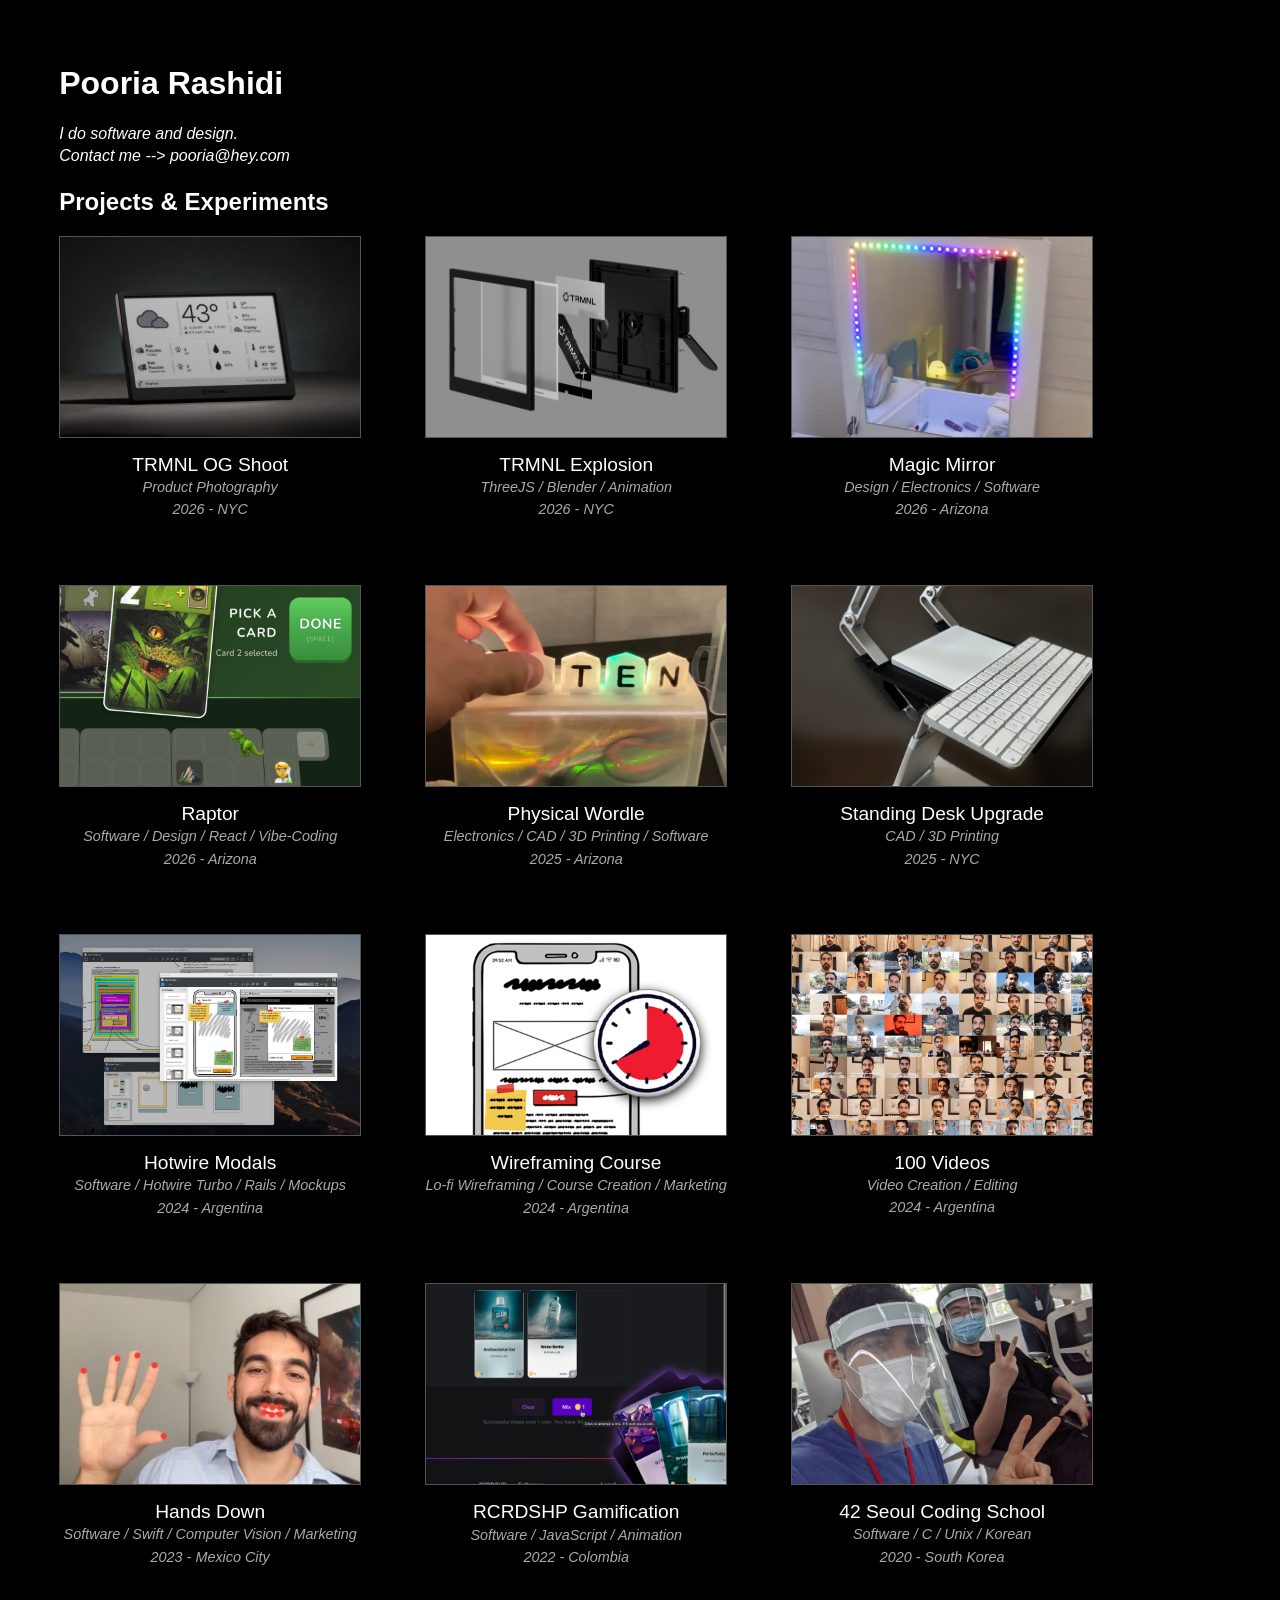
<file: index.html>
<!DOCTYPE html>
<html lang="en">

<head>
  <meta charset="UTF-8">
  <meta name="viewport" content="width=device-width, initial-scale=1">
  <link rel="stylesheet" href="styles.css">
  <title>Pooria Rashidi</title>
</head>

<body>
  <h1>Pooria Rashidi</h1>
  <p>
    <em>I do software and design.<br>Contact me --> pooria@hey.com</em>
  </p>

  <h2>Projects & Experiments</h2>
  <ul class="projects">

    <!-- 2026 -->
    <li class="project"><a href="trmnl_og_shoot.html"> <img src="a/trmnl_og_shoot_2.jpg" alt=""> <span>TRMNL OG Shoot</span> <em>Product Photography</em> <em>2026 - NYC</em> </a></li>
    <li class="project"><a href="trmnl_explosion.html"> <img src="a/trmnl_explosion_cover.jpeg" alt=""> <span>TRMNL Explosion</span> <em>ThreeJS / Blender / Animation</em> <em>2026 - NYC</em> </a></li>
    <li class="project"><a href="magic_mirror.html"> <img src="a/magic_mirror_cover.jpeg" alt=""> <span>Magic Mirror</span> <em>Design / Electronics / Software</em> <em>2026 - Arizona</em> </a></li>
    <li class="project"><a href="raptor.html"> <img src="a/raptor_cover.jpeg" alt=""> <span>Raptor</span> <em>Software / Design / React / Vibe-Coding</em> <em>2026 - Arizona</em> </a></li>

    <!-- 2025 -->
    <li class="project"><a href="phyrdle.html"> <img src="a/phyrdle_cover.jpeg" alt=""> <span>Physical Wordle</span> <em>Electronics / CAD / 3D Printing / Software </em> <em>2025 - Arizona</em> </a></li>
    <li class="project"><a href="standing_desk_upgrade.html"> <img src="a/standing_desk_upgrade_cover.jpg" alt=""> <span>Standing Desk Upgrade</span><em>CAD / 3D Printing</em><em>2025 - NYC</em> </a> </li>
    <!-- <li class="project"><a href=""> <img src="" alt=""> <span>Skillit Declarative CSS</span> <em>2025 - Somewhere</em> </a></li> -->

    <!-- 2024 -->
    <li class="project"><a href="hotwire_modals.html"> <img src="a/hotwire_modal_cover.jpeg" alt=""> <span>Hotwire Modals</span> <em>Software / Hotwire Turbo / Rails / Mockups</em><em>2024 - Argentina</em> </a></li>
    <li class="project"><a href="wireframing_course.html"> <img src="a/wireframing_course_cover.png" alt=""> <span>Wireframing Course</span> <em>Lo-fi Wireframing / Course Creation / Marketing</em><em>2024 - Argentina</em> </a></li>
    <!-- <li class="project"><a href=""> <img src="" alt=""> <span>Ferris Wheel</span> <em>20XX - Somewhere</em> </a></li> -->
    <li class="project"><a href="100_videos.html"> <img src="a/100_videos_cover.jpeg" alt=""> <span>100 Videos</span> <em>Video Creation / Editing</em> <em>2024 - Argentina</em> </a></li>

    <!-- 2023 -->
    <!-- <li class="project"><a href=""> <img src="" alt=""> <span>Look Sharp</span> <em>2023 - Somewhere</em> </a></li> -->
    <li class="project"><a href="hands_down.html"> <img src="a/hands_down_cover.jpeg" alt=""> <span>Hands Down</span> <em>Software / Swift / Computer Vision / Marketing</em> <em>2023 - Mexico City</em> </a></li>

    <!-- <li class="project"><a href=""> <img src="" alt=""> <span>AI Muse</span> <em>2022 - Colombia</em> </a></li> -->
    <li class="project"><a href="rcrdshp_gamification.html"> <img src="a/rcrdshp_gamification_cover.png" alt=""> <span>RCRDSHP Gamification</span> <em>Software / JavaScript / Animation</em><em>2022 - Colombia</em> </a></li>

    <!-- <li class="project"><a href=""> <img src="" alt=""> <span>Tango Perf</span> <em>2021 - Colombia</em> </a></li> -->

    <li class="project"><a href="42_seoul.html"> <img src="a/42_seoul_cover.jpeg" alt=""> <span>42 Seoul Coding School</span> <em>Software / C / Unix / Korean</em><em>2020 - South Korea</em> </a></li>

    <!-- <li class="project"><a href=""> <img src="" alt=""> <span>Fan Favorite</span> <em>20XX - Somewhere</em> </a></li> -->
    <!-- <li class="project"><a href=""> <img src="" alt=""> <span>Habit Helper</span> <em>20XX - Somewhere</em> </a></li> -->
    <!-- <li class="project"><a href=""> <img src="" alt=""> <span>Mobile First</span> <em>20XX - Somewhere</em> </a></li> -->

  </ul>
</body>

</html>
</file>
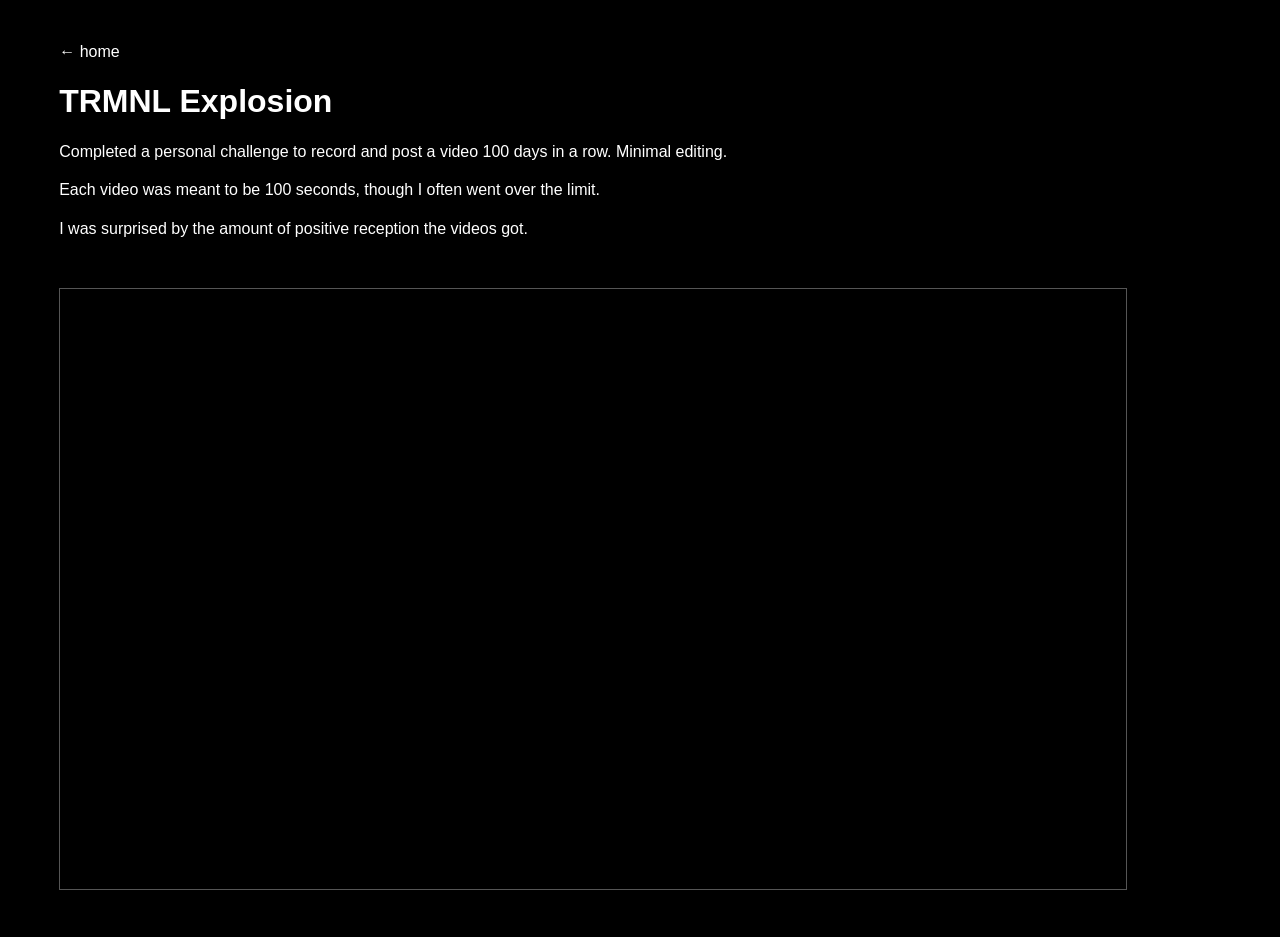
<file: 100_videos.html>
<!DOCTYPE html>
<html lang="en">

<head>
  <meta charset="UTF-8">
  <meta name="viewport" content="width=device-width, initial-scale=1">
  <link rel="stylesheet" href="styles.css">
  <title>TRMNL Explosion</title>
</head>

<body>
  <a href="index.html">← home</a>
  <h1>TRMNL Explosion</h1>
  <p>Completed a personal challenge to record and post a video 100 days in a row. Minimal editing.</p>
  <p>Each video was meant to be 100 seconds, though I often went over the limit.</p>
  <p>I was surprised by the amount of positive reception the videos got.</p>
  <iframe width="1066" height="600" src="https://www.youtube.com/embed/ou_XcOuZpgQ?si=IpX4FQu7642900uN"
    title="YouTube video player" frameborder="0"
    allow="accelerometer; autoplay; clipboard-write; encrypted-media; gyroscope; picture-in-picture; web-share"
    referrerpolicy="strict-origin-when-cross-origin" allowfullscreen></iframe>
</body>

</html>
</file>
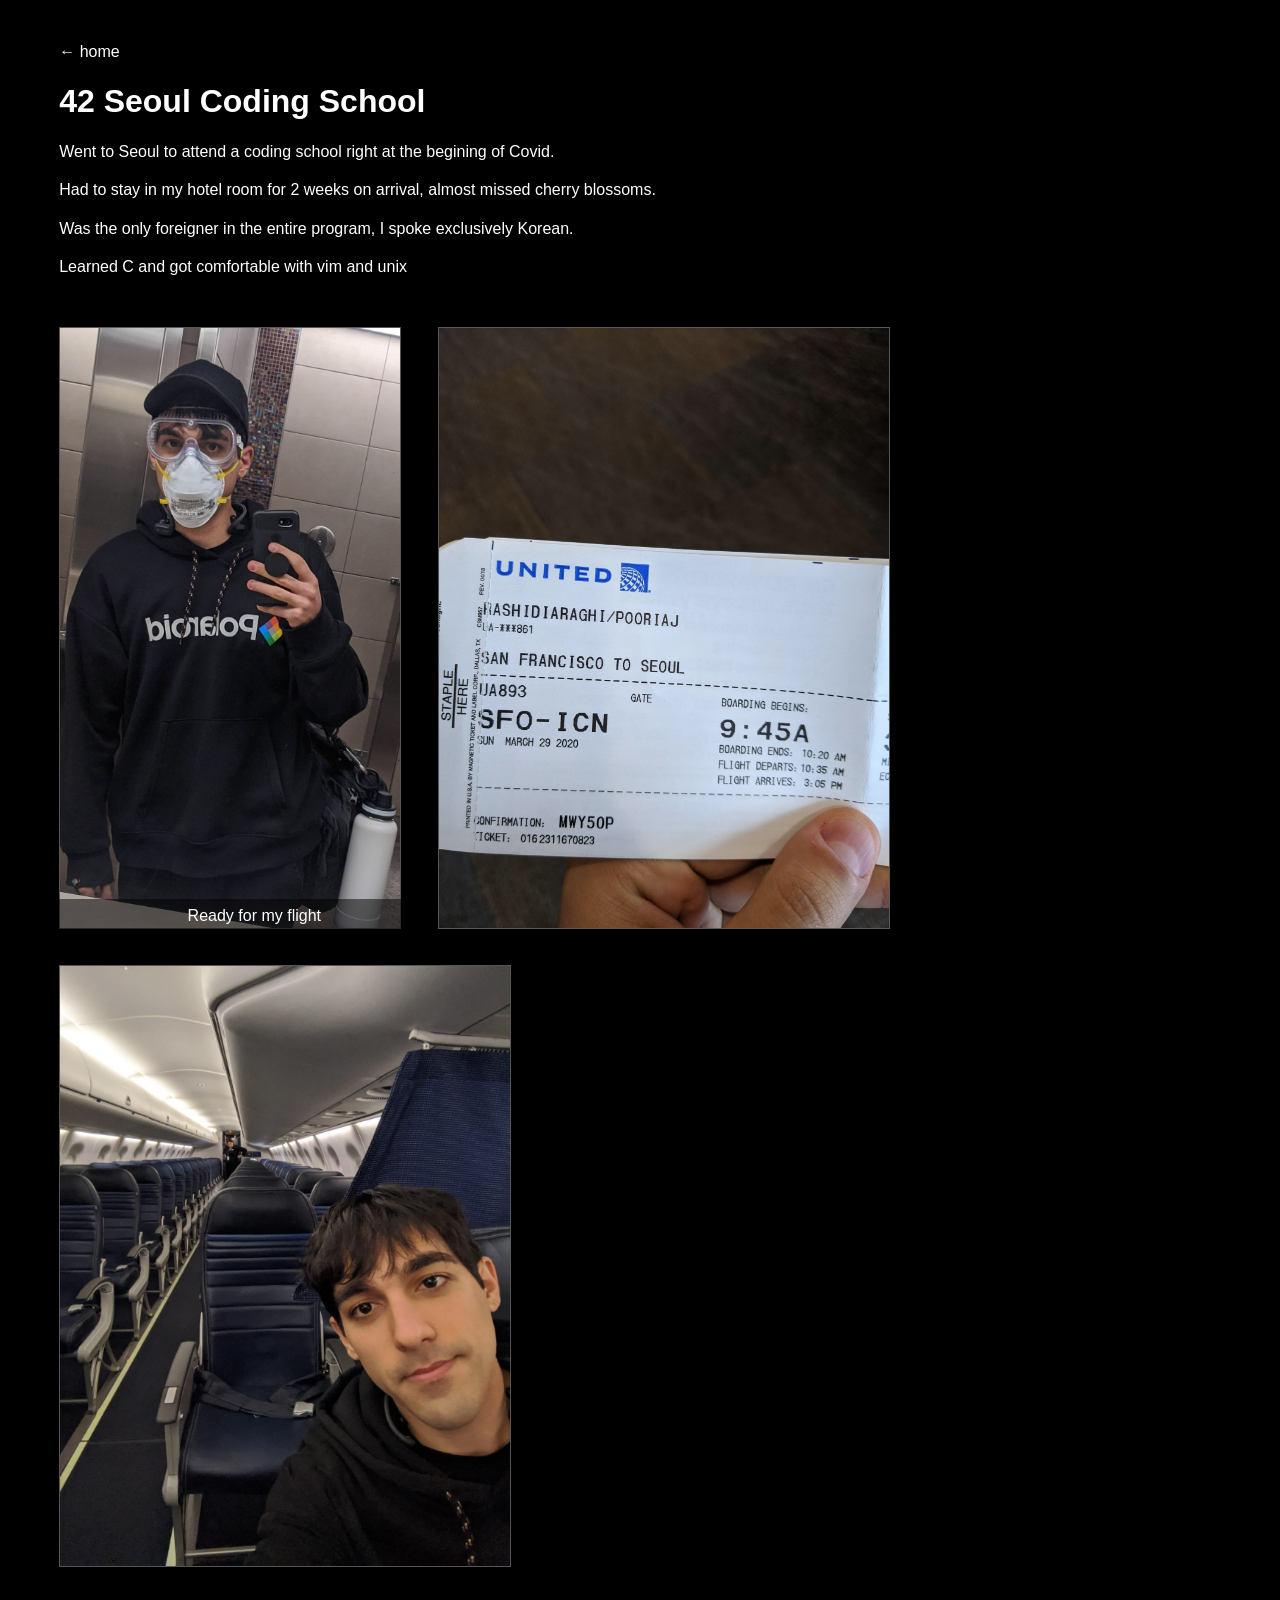
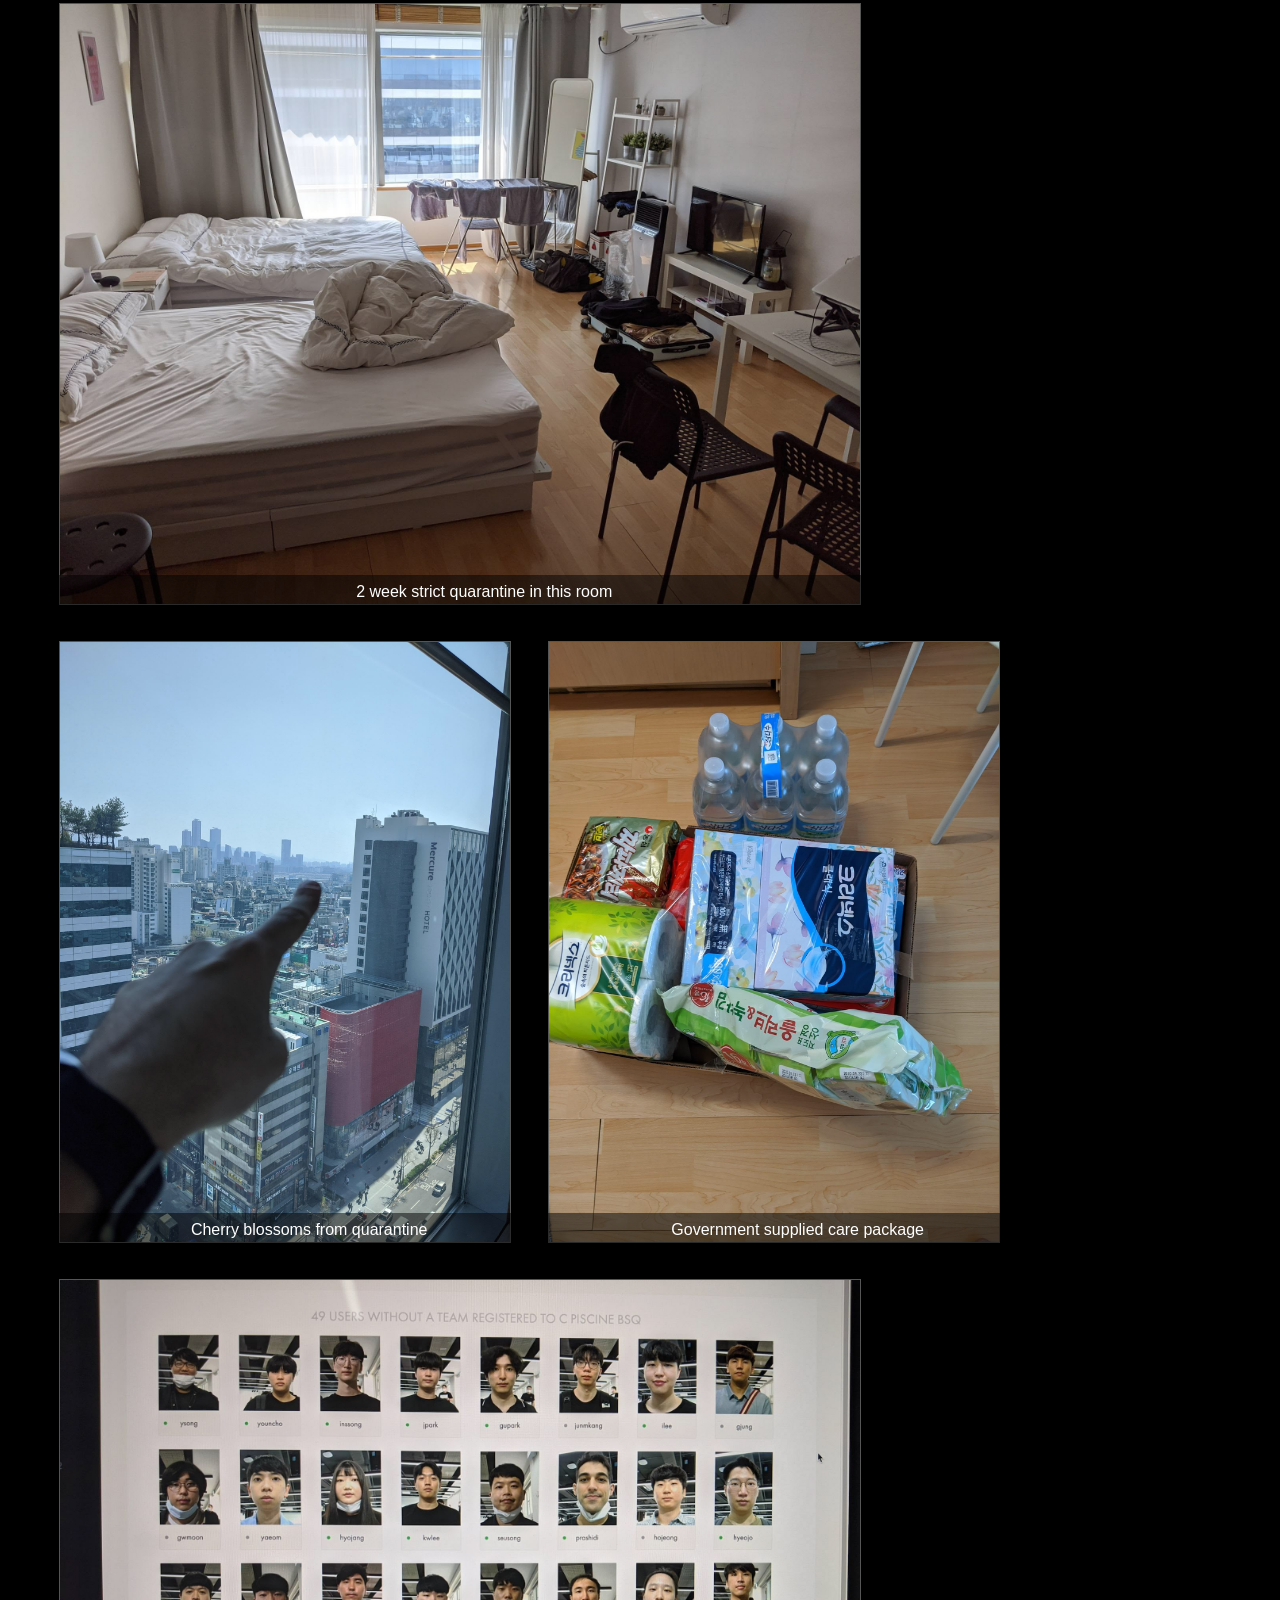
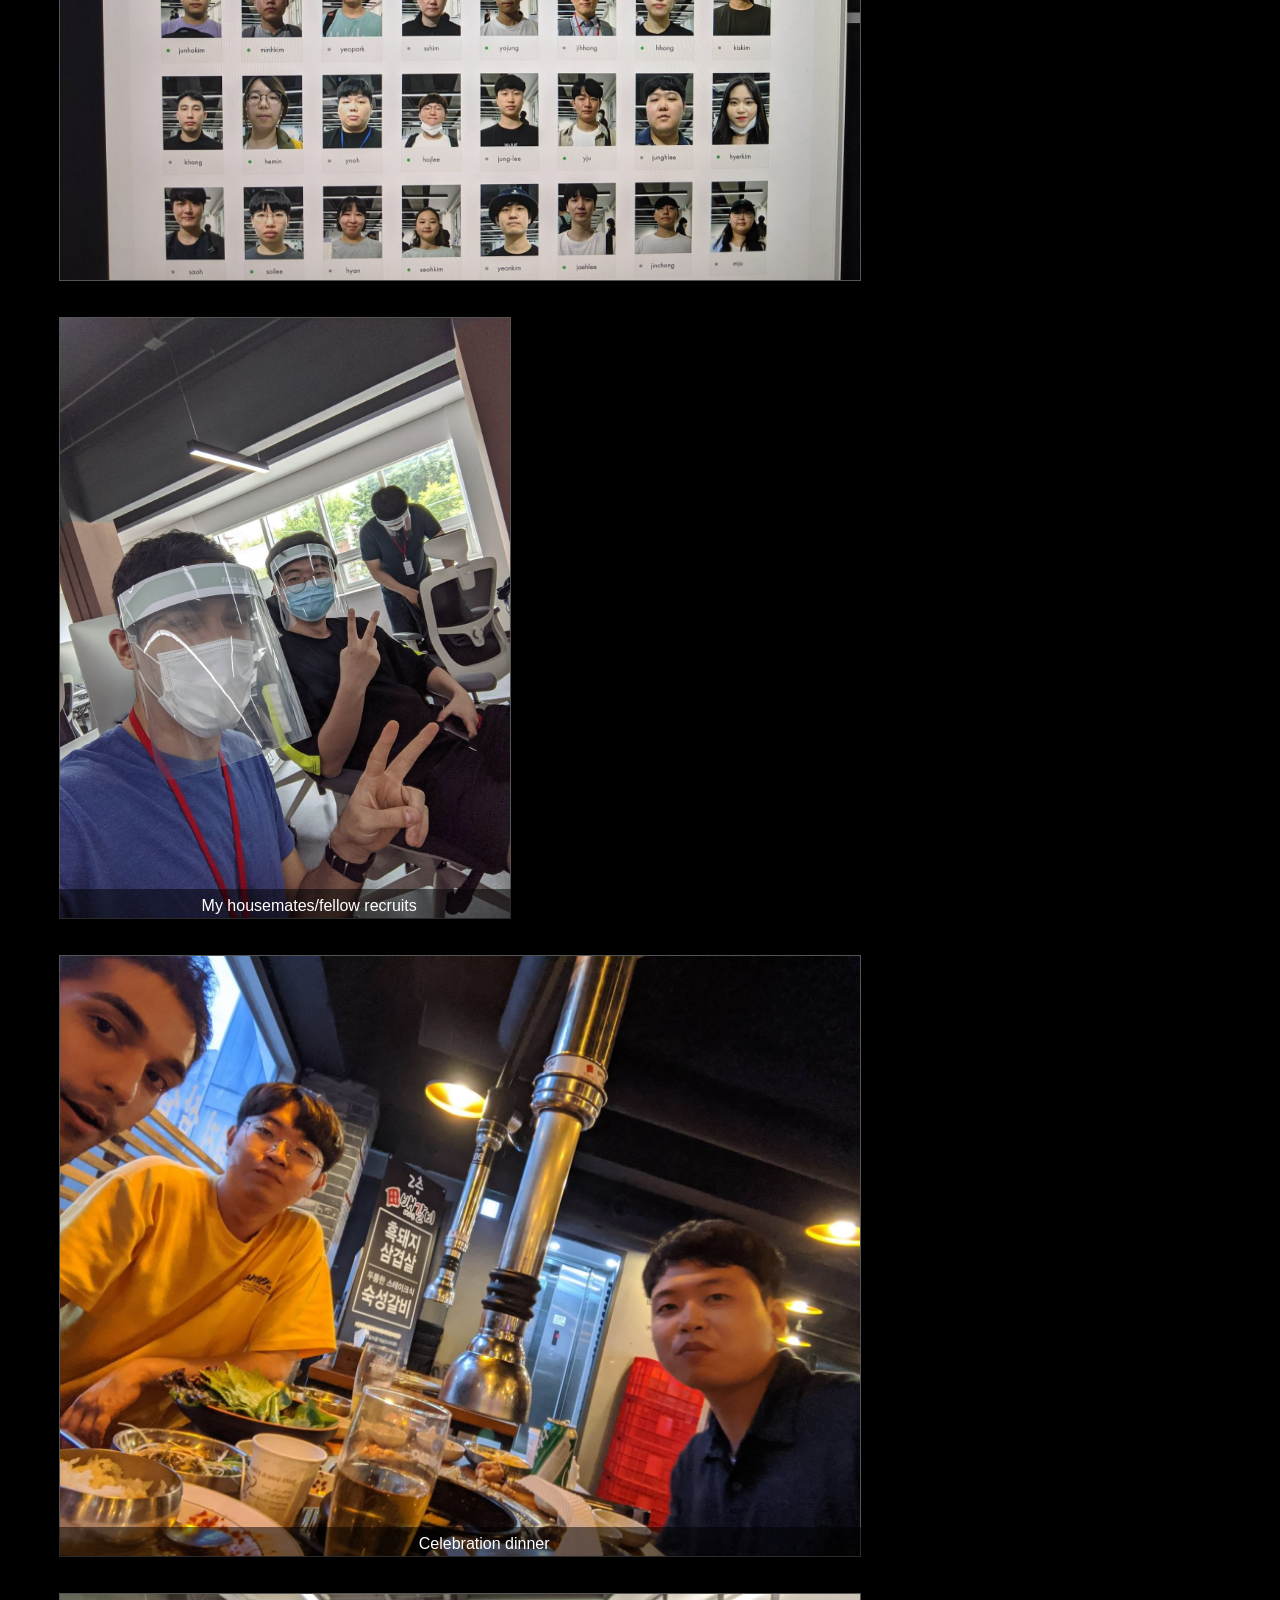
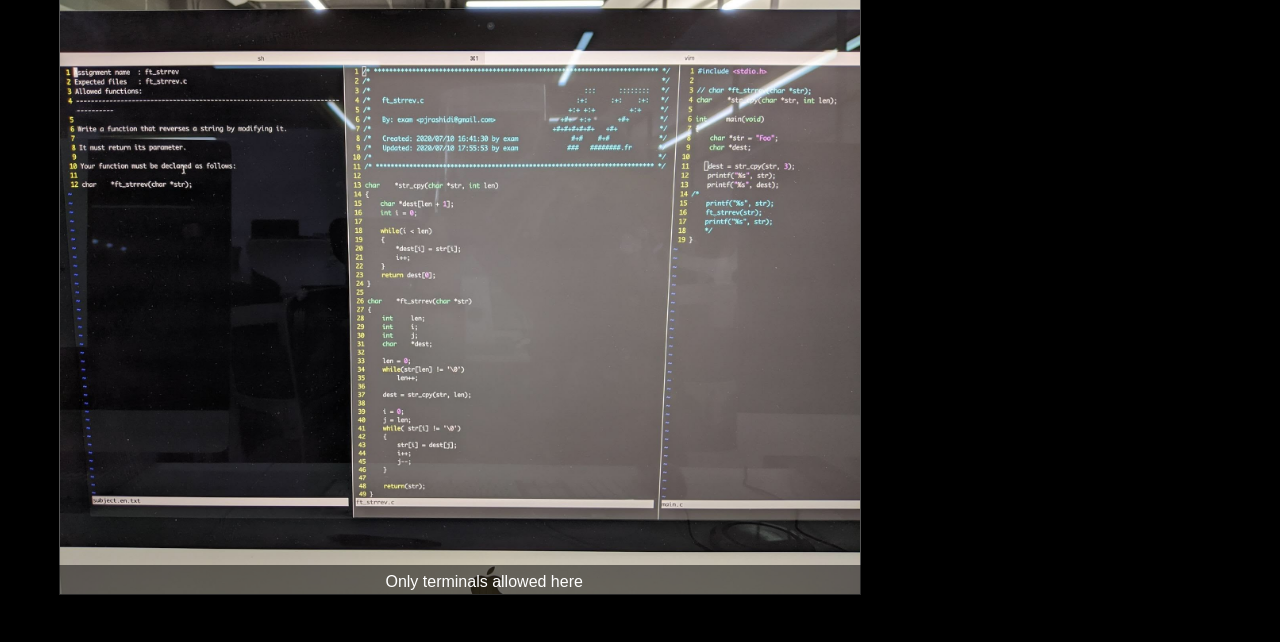
<file: 42_seoul.html>
<!DOCTYPE html>
<html lang="en">

<head>
  <meta charset="UTF-8">
  <meta name="viewport" content="width=device-width, initial-scale=1">
  <link rel="stylesheet" href="styles.css">
  <title>42 Seoul Coding School</title>
</head>

<body>
  <a href="index.html">← home</a>
  <h1>42 Seoul Coding School</h1>
  <p>Went to Seoul to attend a coding school right at the begining of Covid.</p>
  <p>Had to stay in my hotel room for 2 weeks on arrival, almost missed cherry blossoms.</p>
  <p>Was the only foreigner in the entire program, I spoke exclusively Korean.</p>
  <p>Learned C and got comfortable with vim and unix</p>
  <figure> <img src="a/42_seoul_1.jpg"> <figcaption>Ready for my flight</figcaption> </figure>
  <figure> <img src="a/42_seoul_3.jpg"> </figure>
  <figure> <img src="a/42_seoul_2.jpg"> </figure>
  <figure> <img src="a/42_seoul_4.jpg"> <figcaption>2 week strict quarantine in this room</figcaption> </figure>
  <figure> <img src="a/42_seoul_5.jpg"> <figcaption>Cherry blossoms from quarantine</figcaption> </figure>
  <figure> <img src="a/42_seoul_6.jpg"> <figcaption>Government supplied care package</figcaption> </figure>
  <figure> <img src="a/42_seoul_10.jpg"> </figure>
  <figure> <img src="a/42_seoul_8.jpg"> <figcaption>My housemates/fellow recruits</figcaption> </figure>
  <figure> <img src="a/42_seoul_7.jpg"> <figcaption>Celebration dinner</figcaption> </figure>
  <figure> <img src="a/42_seoul_9.jpg"> <figcaption>Only terminals allowed here</figcaption> </figure>
</body>

</html>
</file>
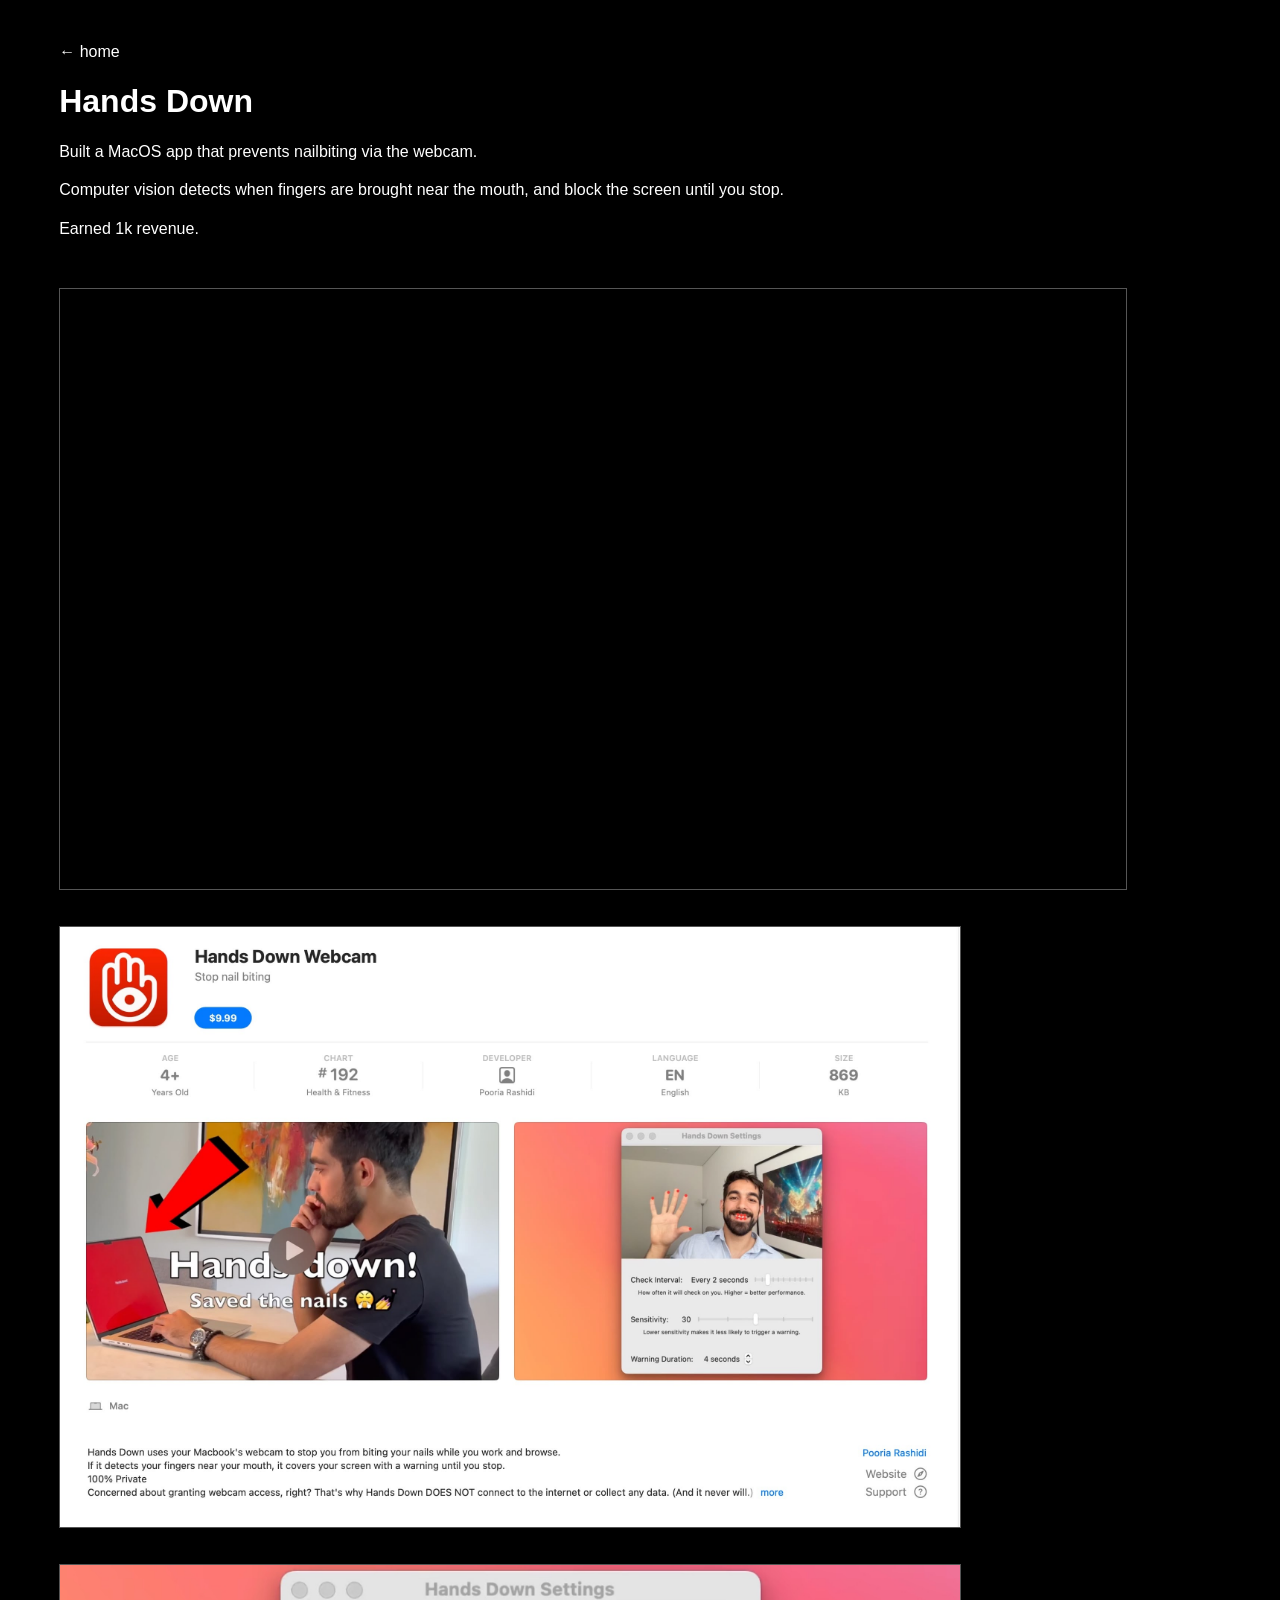
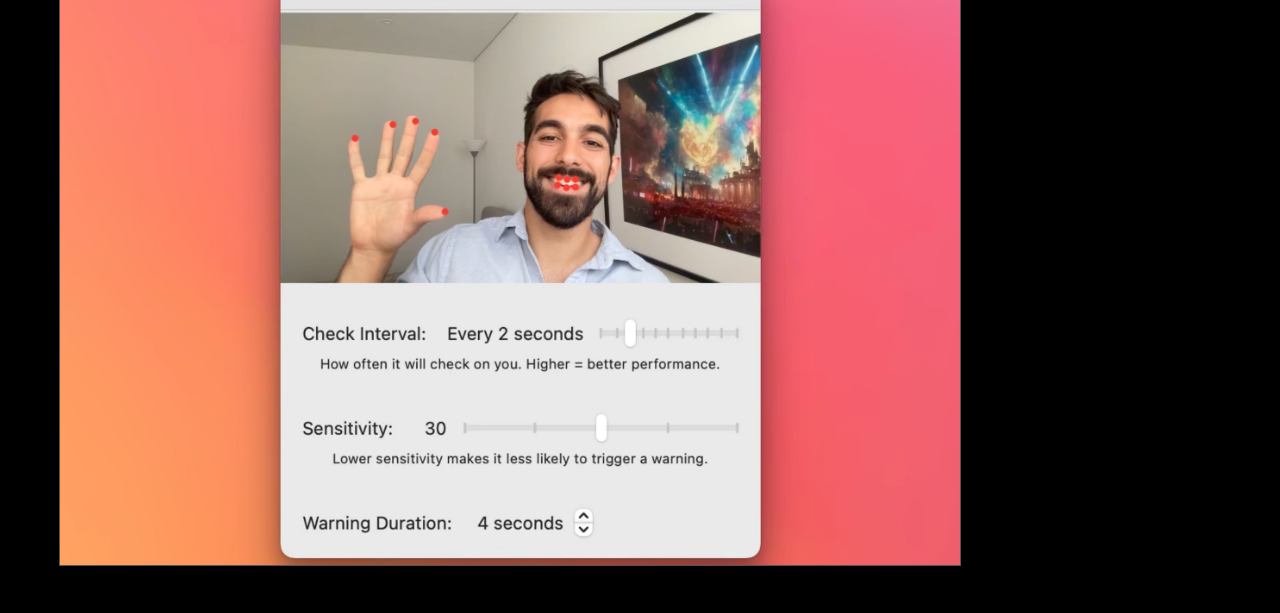
<file: hands_down.html>
<!DOCTYPE html>
<html lang="en">

<head>
  <meta charset="UTF-8">
  <meta name="viewport" content="width=device-width, initial-scale=1">
  <link rel="stylesheet" href="styles.css">
  <title>Hands Down</title>
</head>

<body>
  <a href="index.html">← home</a>
  <h1>Hands Down</h1>
  <p>Built a MacOS app that prevents nailbiting via the webcam.</p>
  <p>Computer vision detects when fingers are brought near the mouth, and block the screen until you stop.</p>
  <p>Earned 1k revenue.</p>
  <iframe width="1066" height="600" src="https://www.youtube.com/embed/9I6LBXqVSBk?si=hBkhVJbpmXzDXr11"
    title="YouTube video player" frameborder="0"
    allow="accelerometer; autoplay; clipboard-write; encrypted-media; gyroscope; picture-in-picture; web-share"
    referrerpolicy="strict-origin-when-cross-origin" allowfullscreen></iframe>
  <img src="a/hands_down_1.jpeg" alt="">
  <img src="a/hands_down_2.jpeg" alt="">
</body>

</html>
</file>
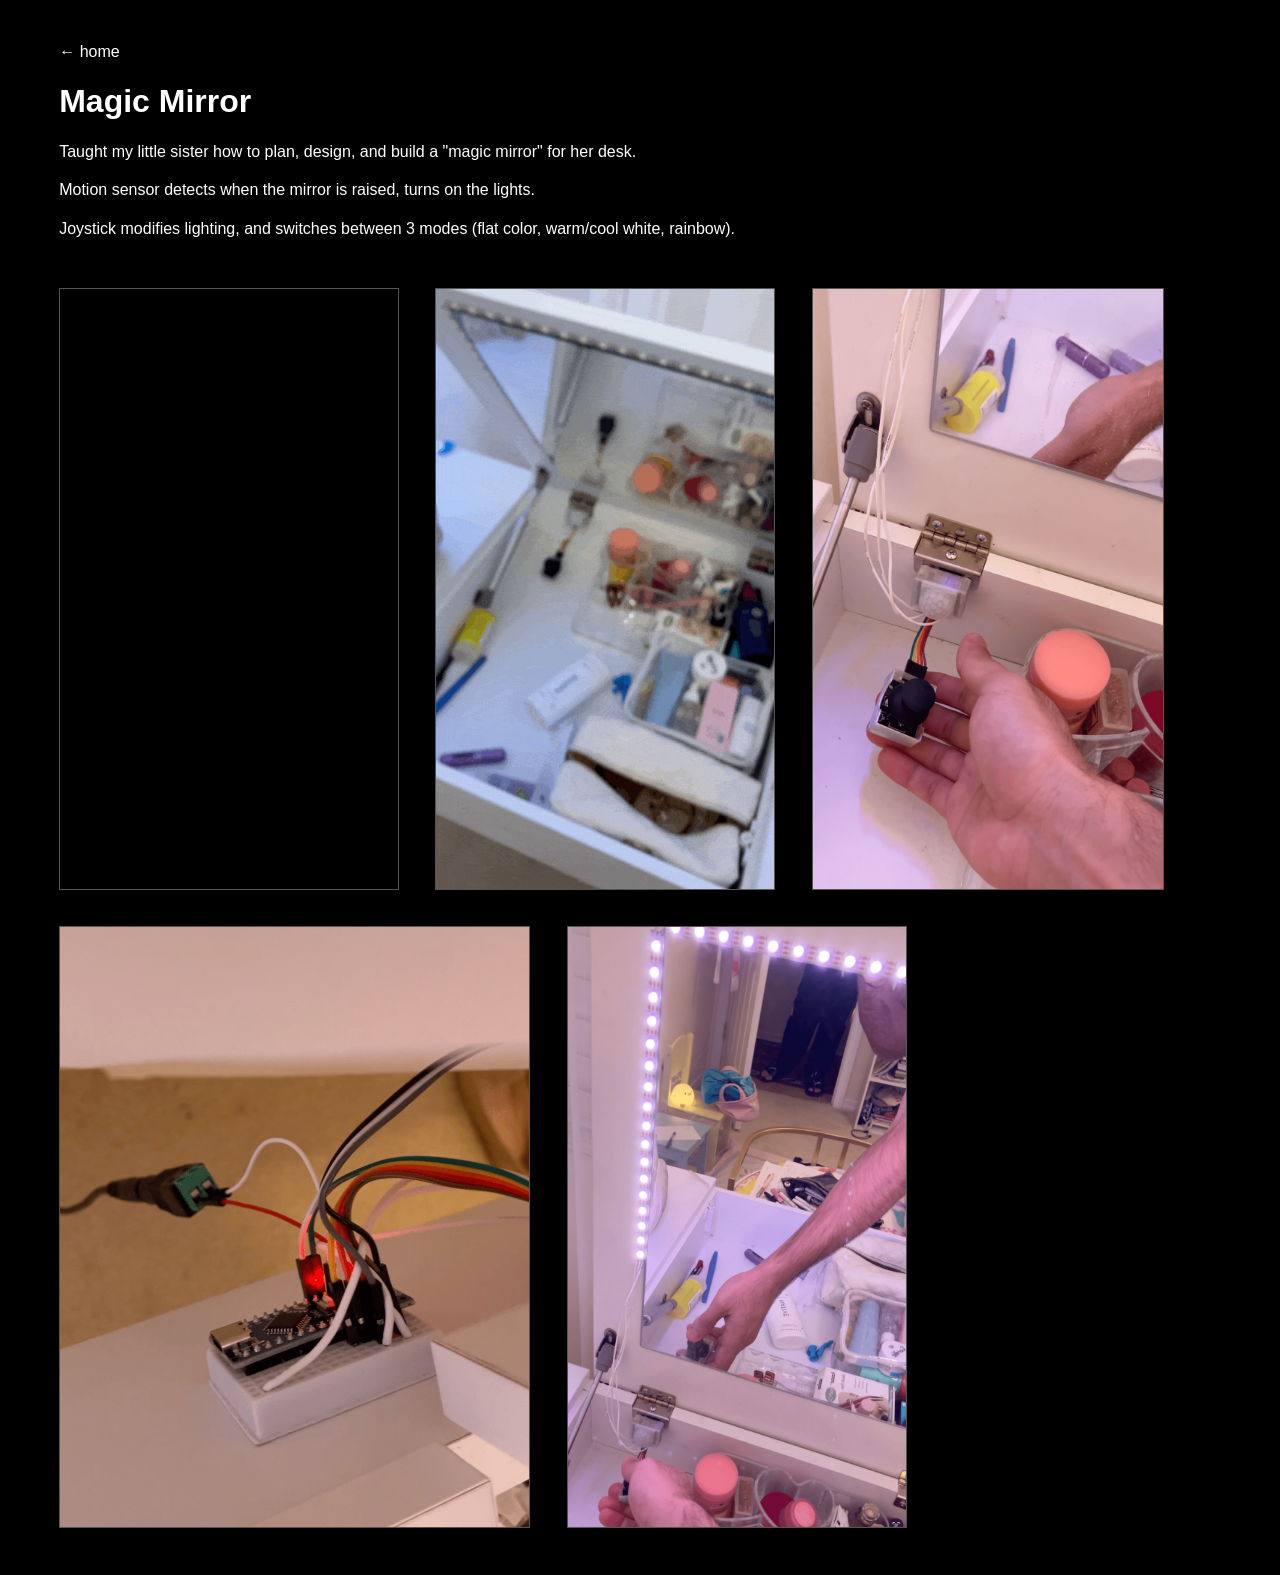
<file: magic_mirror.html>
<!DOCTYPE html>
<html lang="en">
  <head>
    <meta charset="UTF-8">
    <meta name="viewport" content="width=device-width, initial-scale=1">
    <link rel="stylesheet" href="styles.css">
    <title>Magic Mirror</title>
  </head>
  <body>
    <a href="index.html">← home</a>
    <h1>Magic Mirror</h1>
    <p>Taught my little sister how to plan, design, and build a "magic mirror" for her desk.</p> 
    <p>Motion sensor detects when the mirror is raised, turns on the lights.</p>
    <p>Joystick modifies lighting, and switches between 3 modes (flat color, warm/cool white, rainbow).</p>

    <iframe width="337.5" height="600" src="https://www.youtube.com/embed/WCuzCLOBjNk?si=PzYhtdOqhYIcuzSD" title="YouTube video player" frameborder="0" allow="accelerometer; autoplay; clipboard-write; encrypted-media; gyroscope; picture-in-picture; web-share" referrerpolicy="strict-origin-when-cross-origin" allowfullscreen></iframe>
    <img src="a/magic_mirror_5.gif" alt="">
    <img src="a/magic_mirror_2.jpeg" alt="">
    <img src="a/magic_mirror_3.jpeg" alt="">
    <img src="a/magic_mirror_4.jpeg" alt="">
  </body>
</html>
</file>
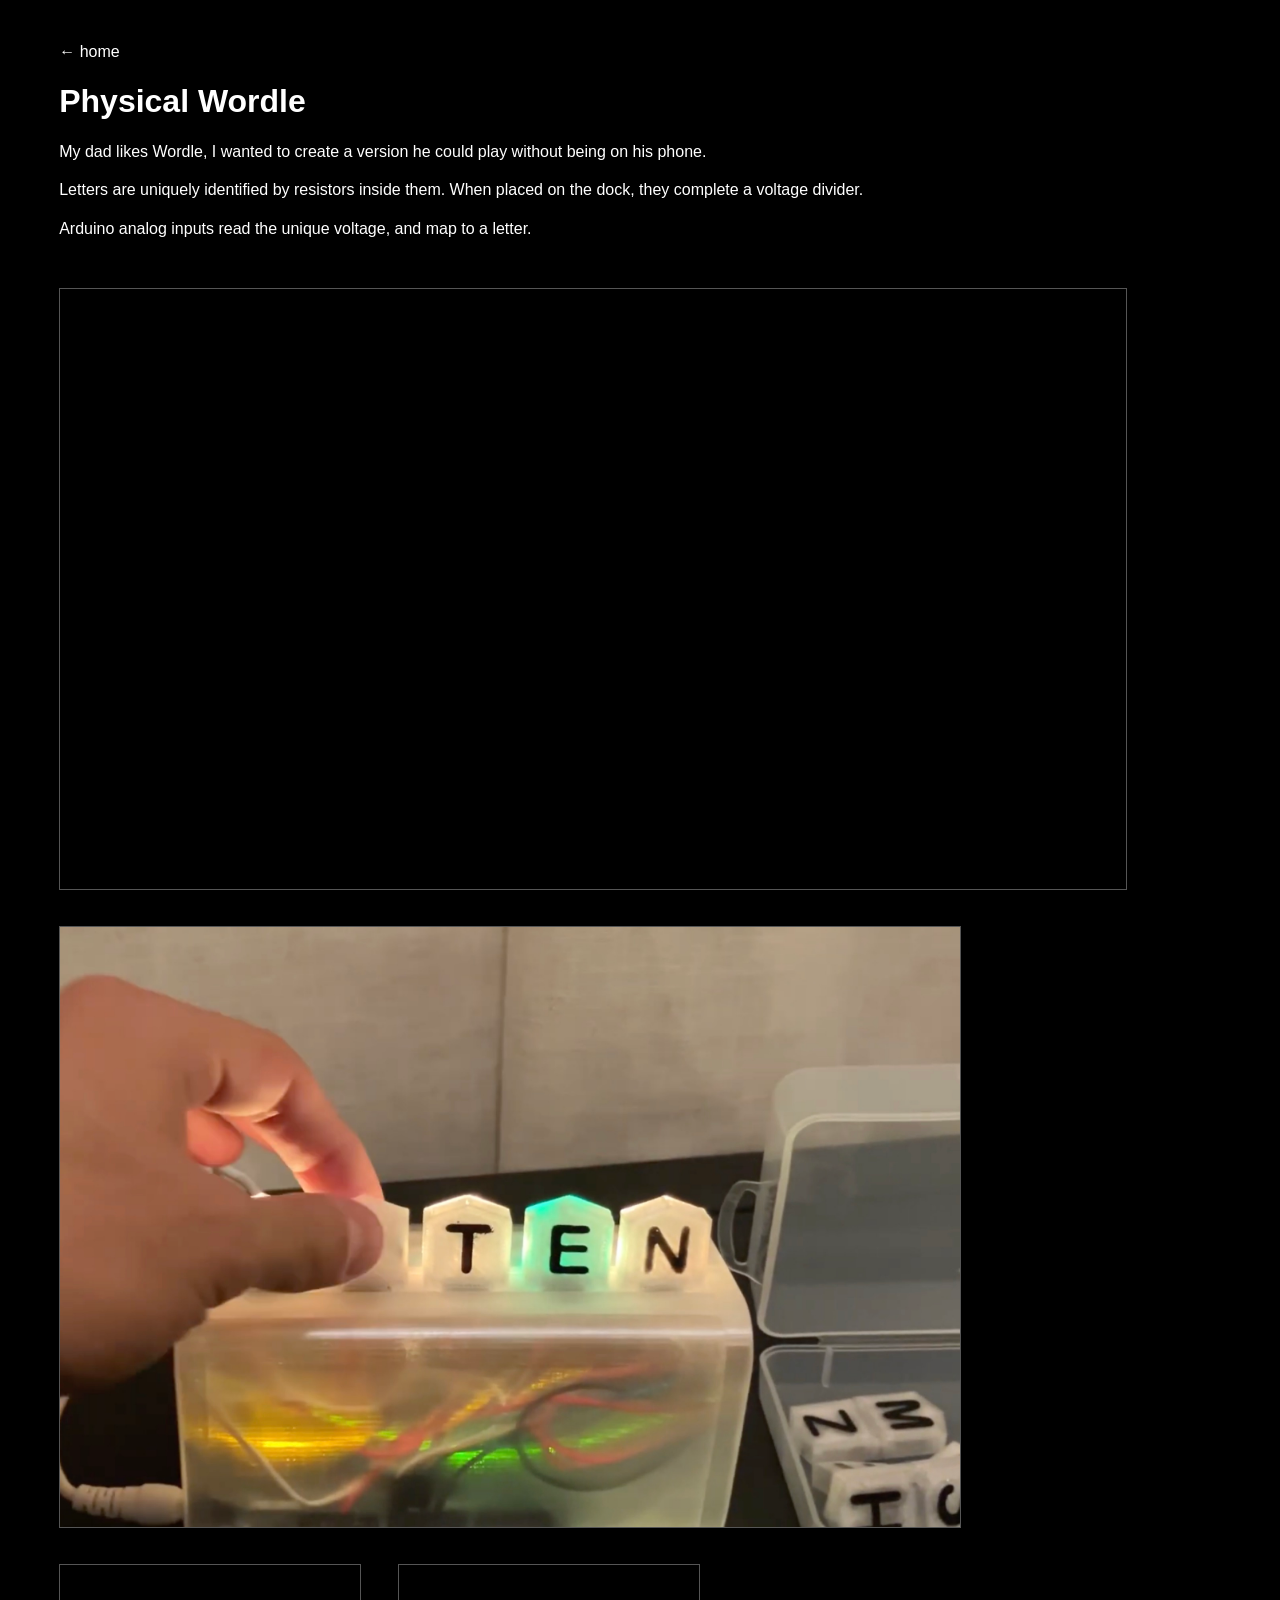
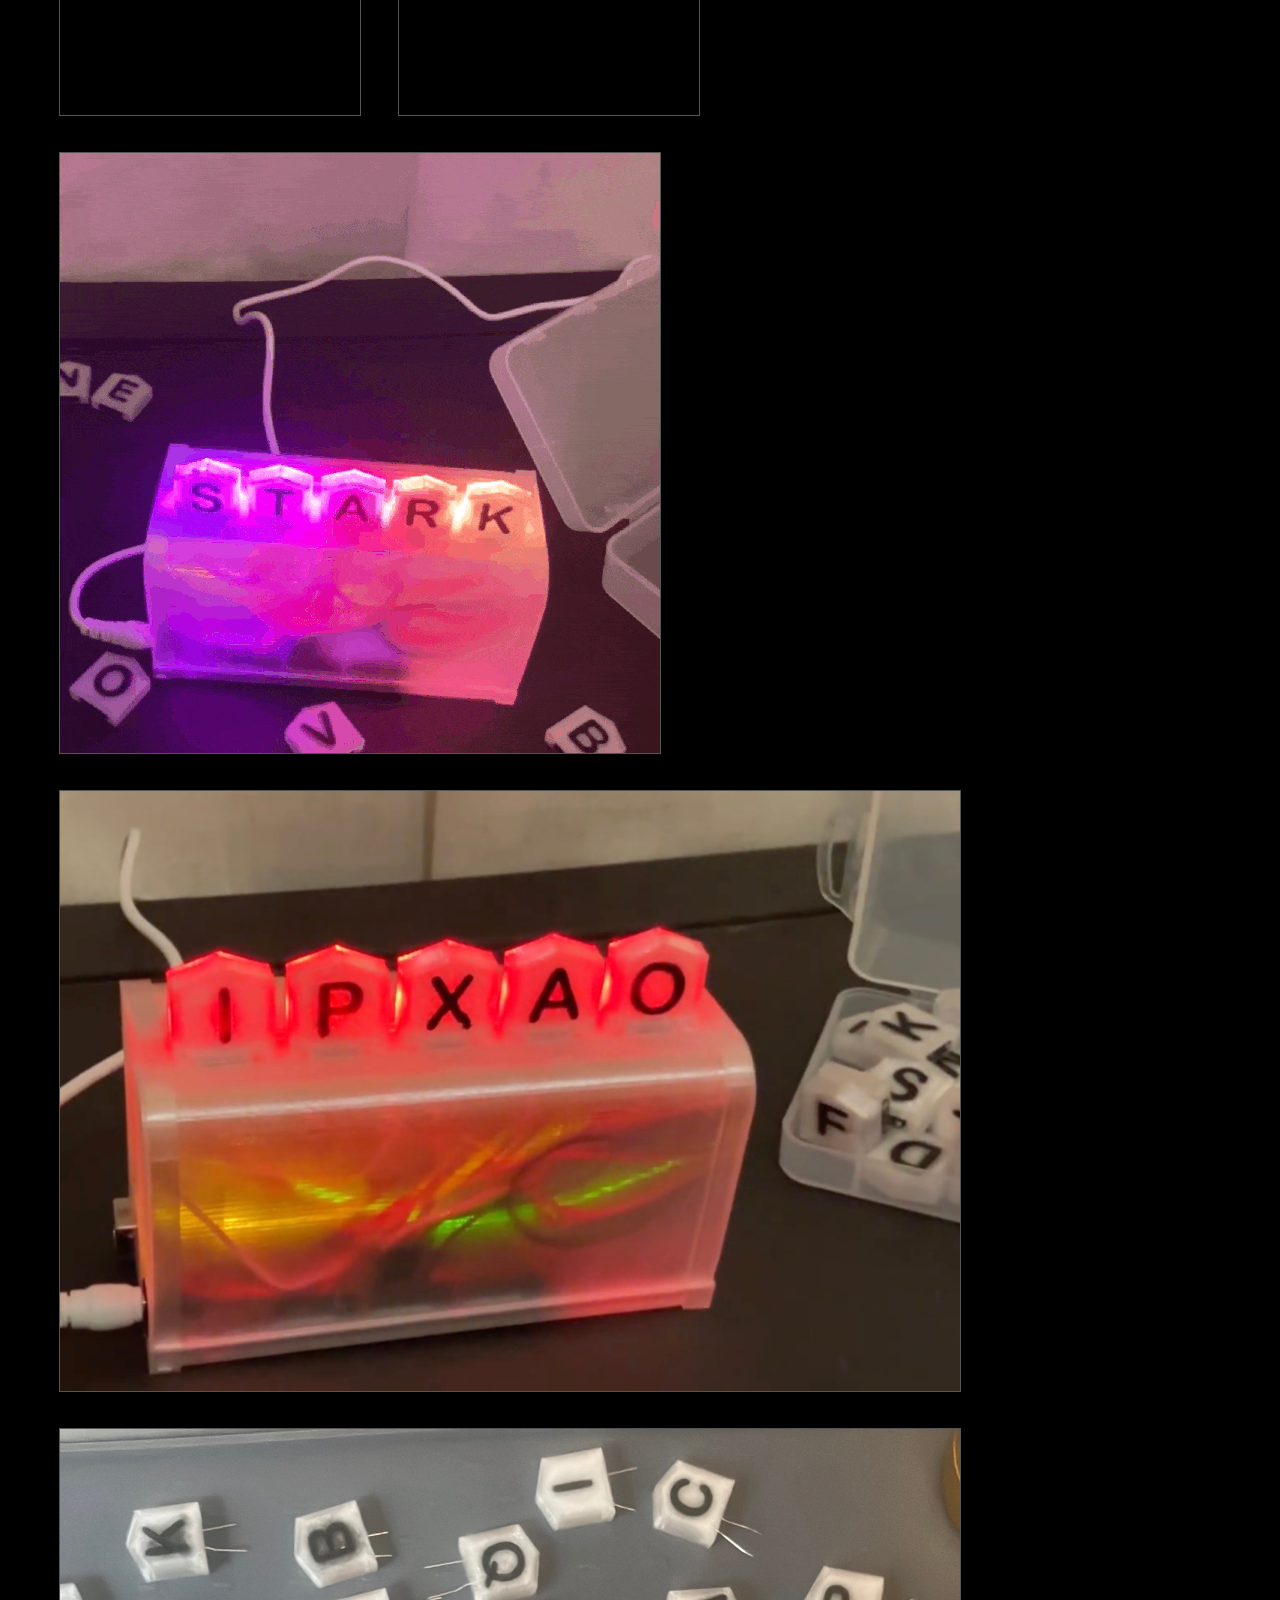
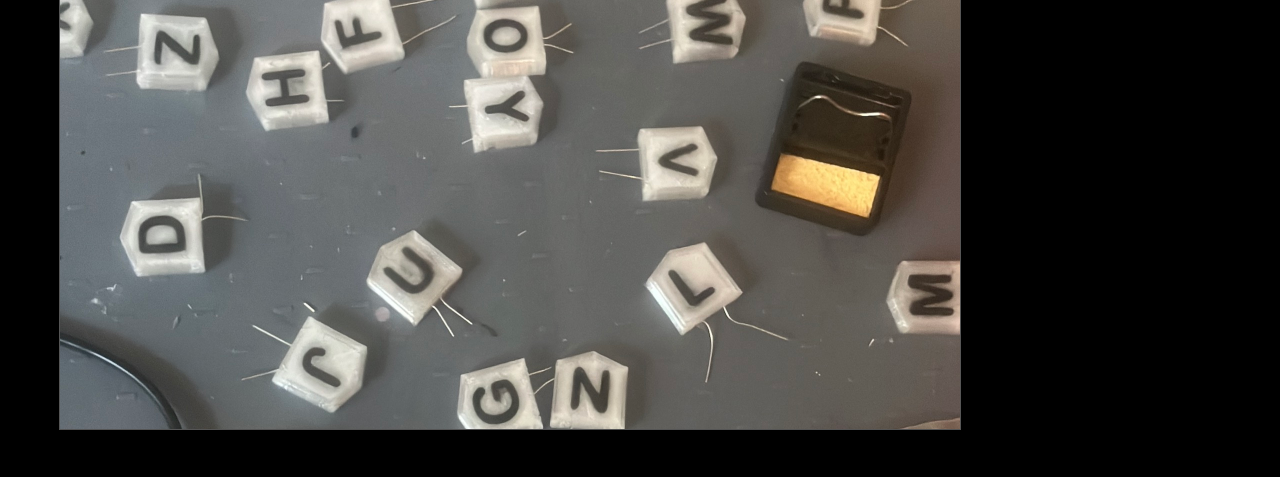
<file: phyrdle.html>
<!DOCTYPE html>
<html lang="en">

<head>
  <meta charset="UTF-8">
  <meta name="viewport" content="width=device-width, initial-scale=1">
  <link rel="stylesheet" href="styles.css">
  <title>Physical Wordle</title>
</head>

<body>
  <a href="index.html">← home</a>
  <h1>Physical Wordle</h1>
  <p>My dad likes Wordle, I wanted to create a version he could play without being on his phone.</p>
  <p>Letters are uniquely identified by resistors inside them. When placed on the dock, they complete a voltage divider.
  </p>
  <p>Arduino analog inputs read the unique voltage, and map to a letter.</p>
  <iframe width="1066" height="600" src="https://www.youtube.com/embed/jt-K1xB_uwg?si=Gn4S9a3XiWdCenKn"
    title="YouTube video player" frameborder="0"
    allow="accelerometer; autoplay; clipboard-write; encrypted-media; gyroscope; picture-in-picture; web-share"
    referrerpolicy="strict-origin-when-cross-origin" allowfullscreen></iframe>
  <img src="a/phyrdle_1.jpeg">
  <video src="a/phyrdle_2.mp4" autoplay="true" loop playsinline></video>
  <video src="a/phyrdle_6.mp4" autoplay="true" loop playsinline></video>
  <img src="a/phyrdle_3.gif">
  <img src="a/phyrdle_4.jpeg">
  <img src="a/phyrdle_5.jpeg">
</body>

</html>
</file>
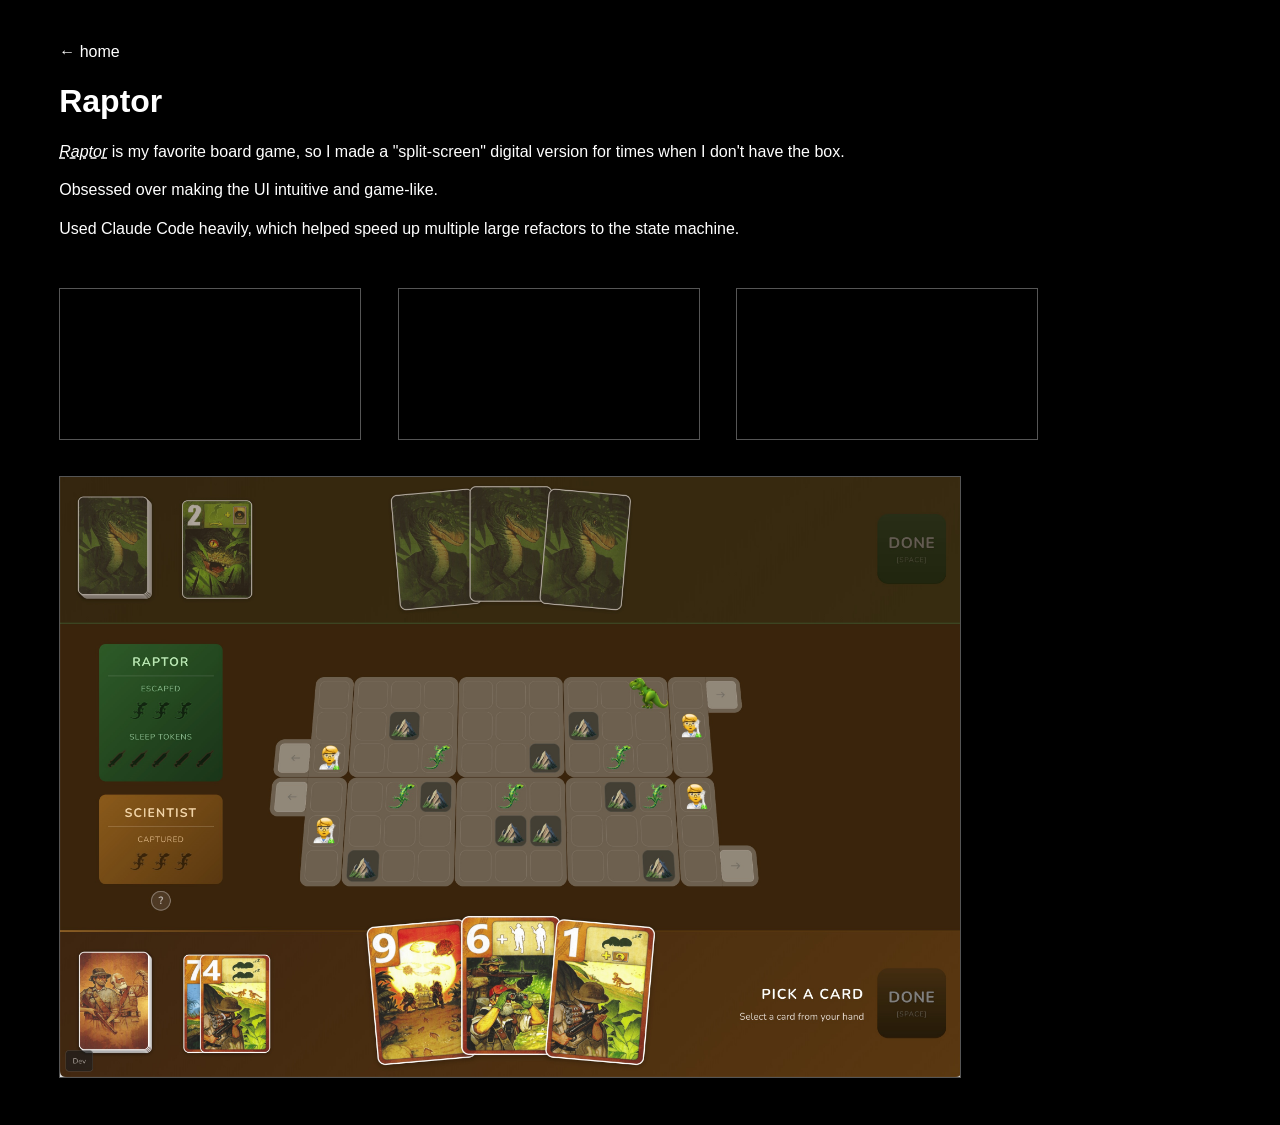
<file: raptor.html>
<!DOCTYPE html>
<html lang="en">

<head>
  <meta charset="UTF-8">
  <meta name="viewport" content="width=device-width, initial-scale=1">
  <link rel="stylesheet" href="styles.css">
  <title>Raptor</title>
</head>

<body>
  <a href="index.html">← home</a>
  <h1>Raptor</h1>
  <p><a href="https://store.asmodee.com/products/raptor">Raptor</a> is my favorite board game, so I made a
    "split-screen" digital version for times when I don't have the box.
  </p>
  <p>Obsessed over making the UI intuitive and game-like.</p>
  <p>Used Claude Code heavily, which helped speed up multiple large refactors to the state machine.</p>
  <video src="a/raptor.mp4" autoplay="true" loop playsinline></video>
  <video src="a/raptor_3.mp4" autoplay="true" loop playsinline></video>
  <video src="a/raptor_2.mp4" autoplay="true" loop playsinline></video>
  <img src="a/raptor_1.jpeg">
</body>

</html>
</file>
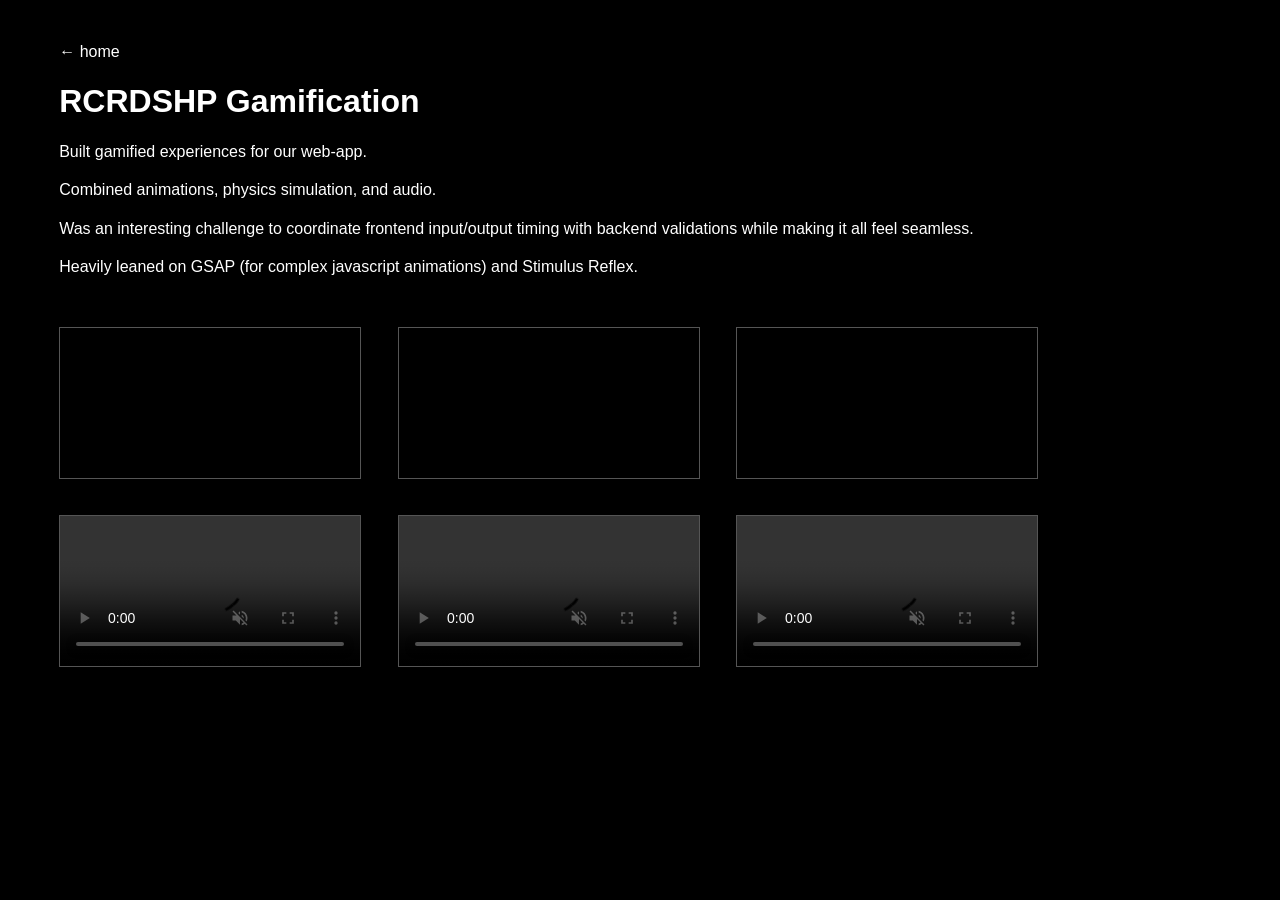
<file: rcrdshp_gamification.html>
<!DOCTYPE html>
<html lang="en">

<head>
  <meta charset="UTF-8">
  <meta name="viewport" content="width=device-width, initial-scale=1">
  <link rel="stylesheet" href="styles.css">
  <title>RCRDSHP Gamification</title>
</head>

<body>
  <a href="index.html">← home</a>
  <h1>RCRDSHP Gamification</h1>
  <p>Built gamified experiences for our web-app.</p>
  <p>Combined animations, physics simulation, and audio.</p>
  <p>Was an interesting challenge to coordinate frontend input/output timing with backend validations while making it all feel seamless.</p>
  <p>Heavily leaned on GSAP (for complex javascript animations) and Stimulus Reflex.</p>
  <video src="a/rcrdshp_gamification_3.mp4" autoplay loop playsinline></video>
  <video src="a/rcrdshp_gamification_1.mp4" autoplay loop playsinline></video>
  <video src="a/rcrdshp_gamification_2.mp4" autoplay loop playsinline></video>
  <video src="a/rcrdshp_gamification_6.mp4" autoplay loop muted controls playsinline></video>
  <video src="a/rcrdshp_gamification_4.mp4" autoplay loop muted controls playsinline></video>
  <video src="a/rcrdshp_gamification_5.mp4" autoplay loop muted controls playsinline></video>
</body>

</html>
</file>
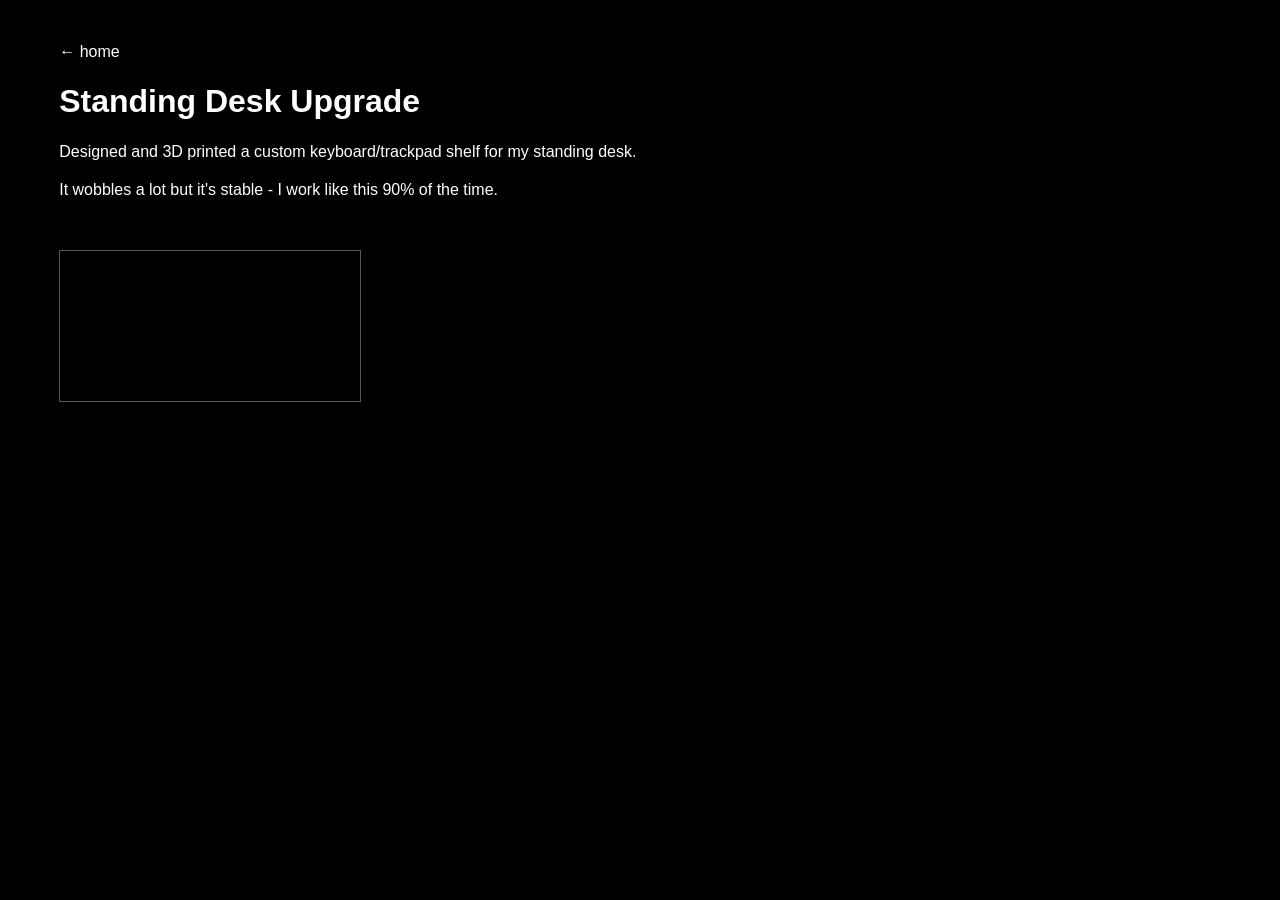
<file: standing_desk_upgrade.html>
<!DOCTYPE html>
<html lang="en">

<head>
  <meta charset="UTF-8">
  <meta name="viewport" content="width=device-width, initial-scale=1">
  <link rel="stylesheet" href="styles.css">
  <title>Standing Desk Upgrade</title>
</head>

<body>
  <a href="index.html">← home</a>
  <h1>Standing Desk Upgrade</h1>
  <p>Designed and 3D printed a custom keyboard/trackpad shelf for my standing desk.</p>
  <p>It wobbles a lot but it's stable - I work like this 90% of the time.</p>
  <video src="a/standing_desk_upgrade.mp4" autoplay="true" loop playsinline></video>
</body>

</html>
</file>
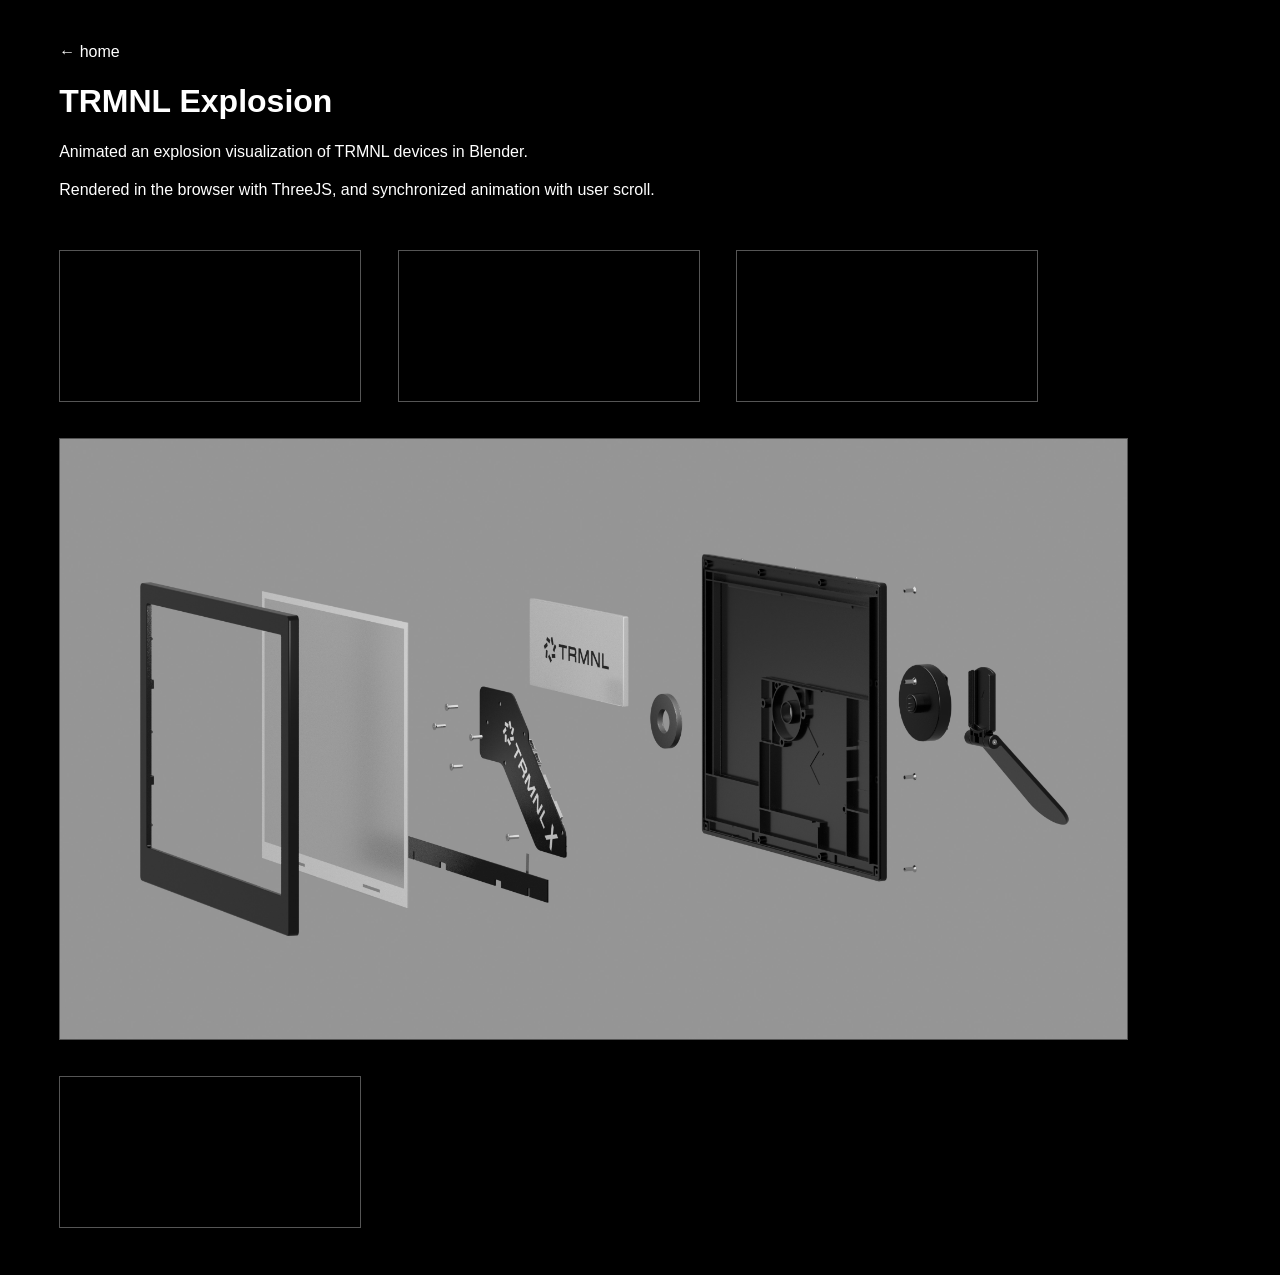
<file: trmnl_explosion.html>
<!DOCTYPE html>
<html lang="en">

<head>
  <meta charset="UTF-8">
  <meta name="viewport" content="width=device-width, initial-scale=1">
  <link rel="stylesheet" href="styles.css">
  <title>TRMNL Explosion</title>
</head>

<body>
  <a href="index.html">← home</a>
  <h1>TRMNL Explosion</h1>
  <p>Animated an explosion visualization of TRMNL devices in Blender.</p>
  <p>Rendered in the browser with ThreeJS, and synchronized animation with user scroll.</p>
  <video src="a/trmnl_explosion_2.mp4" autoplay="true" loop playsinline></video>
  <video src="a/trmnl_explosion_3.mp4" autoplay="true" loop playsinline></video>
  <video src="a/trmnl_explosion_4.mp4" autoplay="true" loop playsinline></video>
  <img src="a/trmnl_explosion_1.jpeg" alt="">
  <video src="a/trmnl_explosion_1.mp4" autoplay="true" loop playsinline></video>
</body>

</html>
</file>
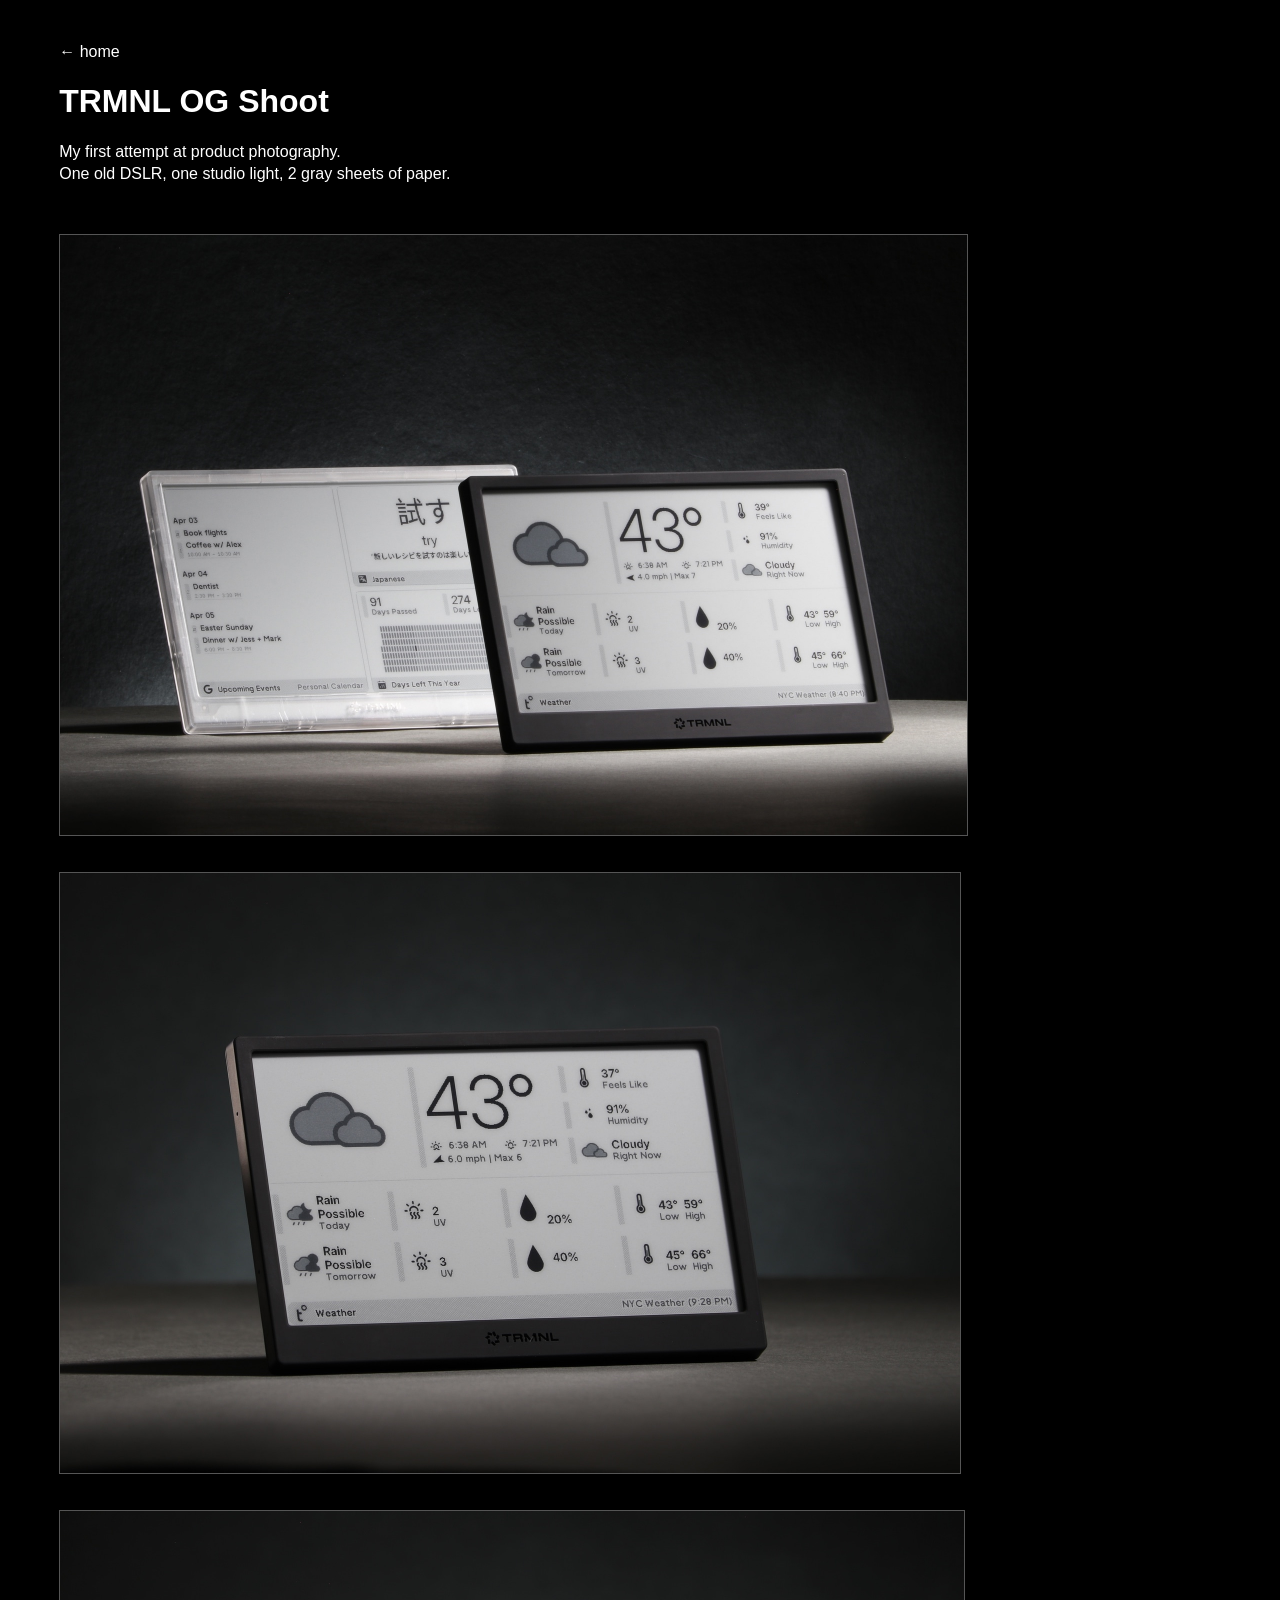
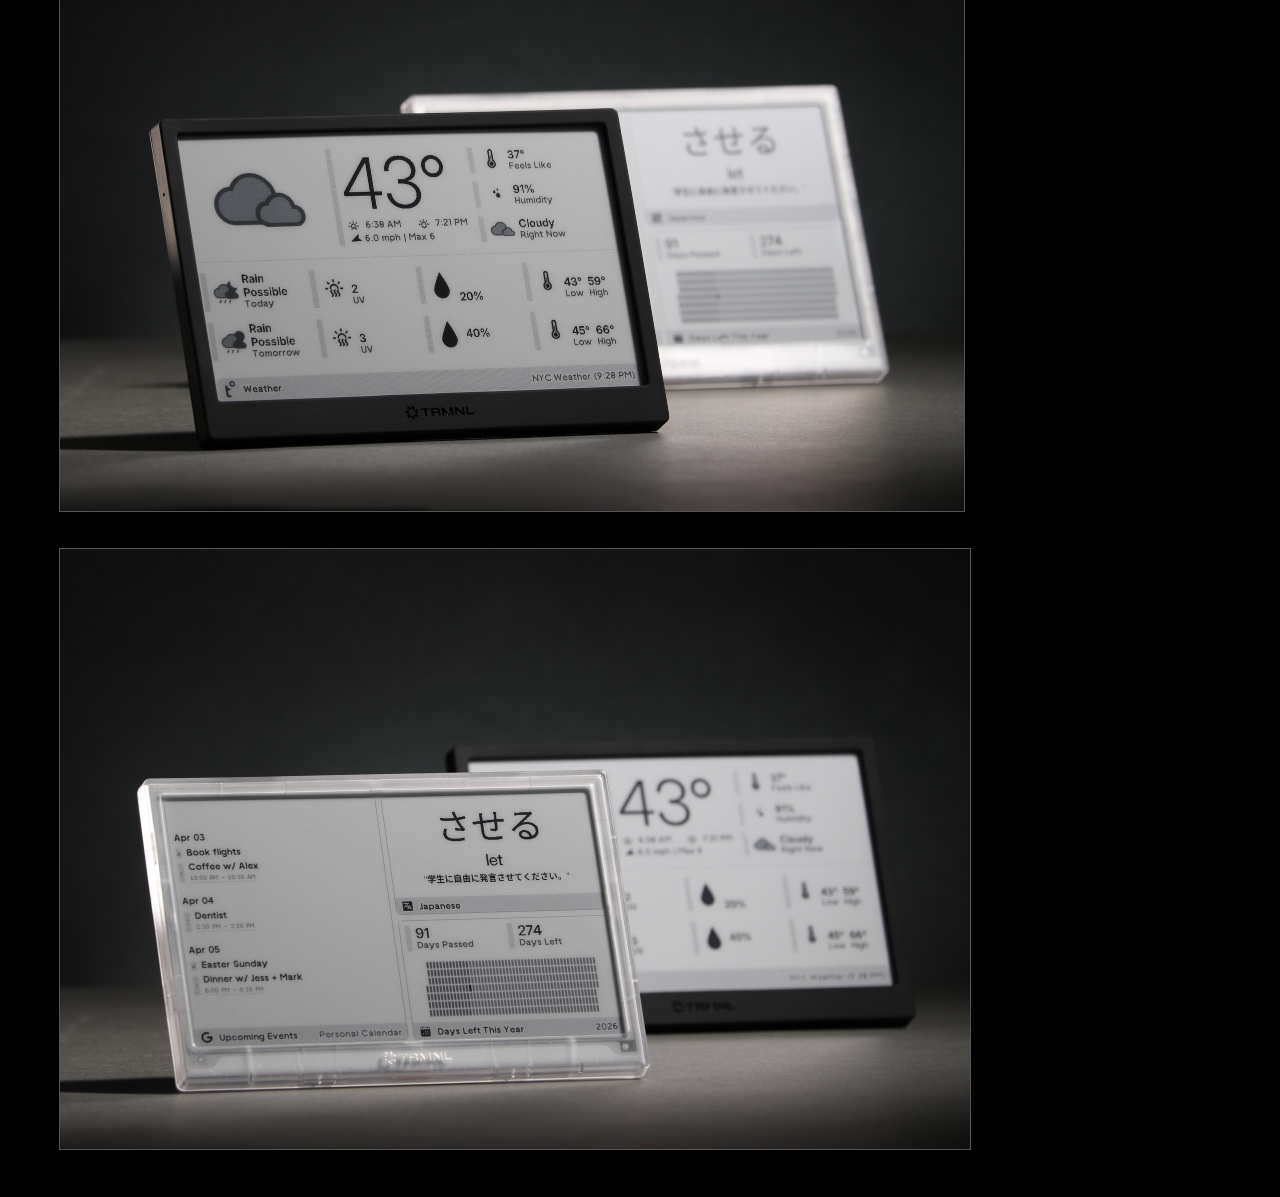
<file: trmnl_og_shoot.html>
<!DOCTYPE html>
<html lang="en">
<head>
  <meta charset="UTF-8">
  <meta name="viewport" content="width=device-width, initial-scale=1">
  <link rel="stylesheet" href="styles.css">
  <title>TRMNL OG Shoot</title>
</head>
<body>
    <a href="index.html">← home</a>
    <h1>TRMNL OG Shoot</h1>
    <p>My first attempt at product photography.<br>One old DSLR, one studio light, 2 gray sheets of paper.</p>
    <img src="a/trmnl_og_shoot_1.jpg" alt="">
    <img src="a/trmnl_og_shoot_2.jpg" alt="">
    <img src="a/trmnl_og_shoot_3.jpg" alt="">
    <img src="a/trmnl_og_shoot_4.jpg" alt="">
</body>
</html>
</file>
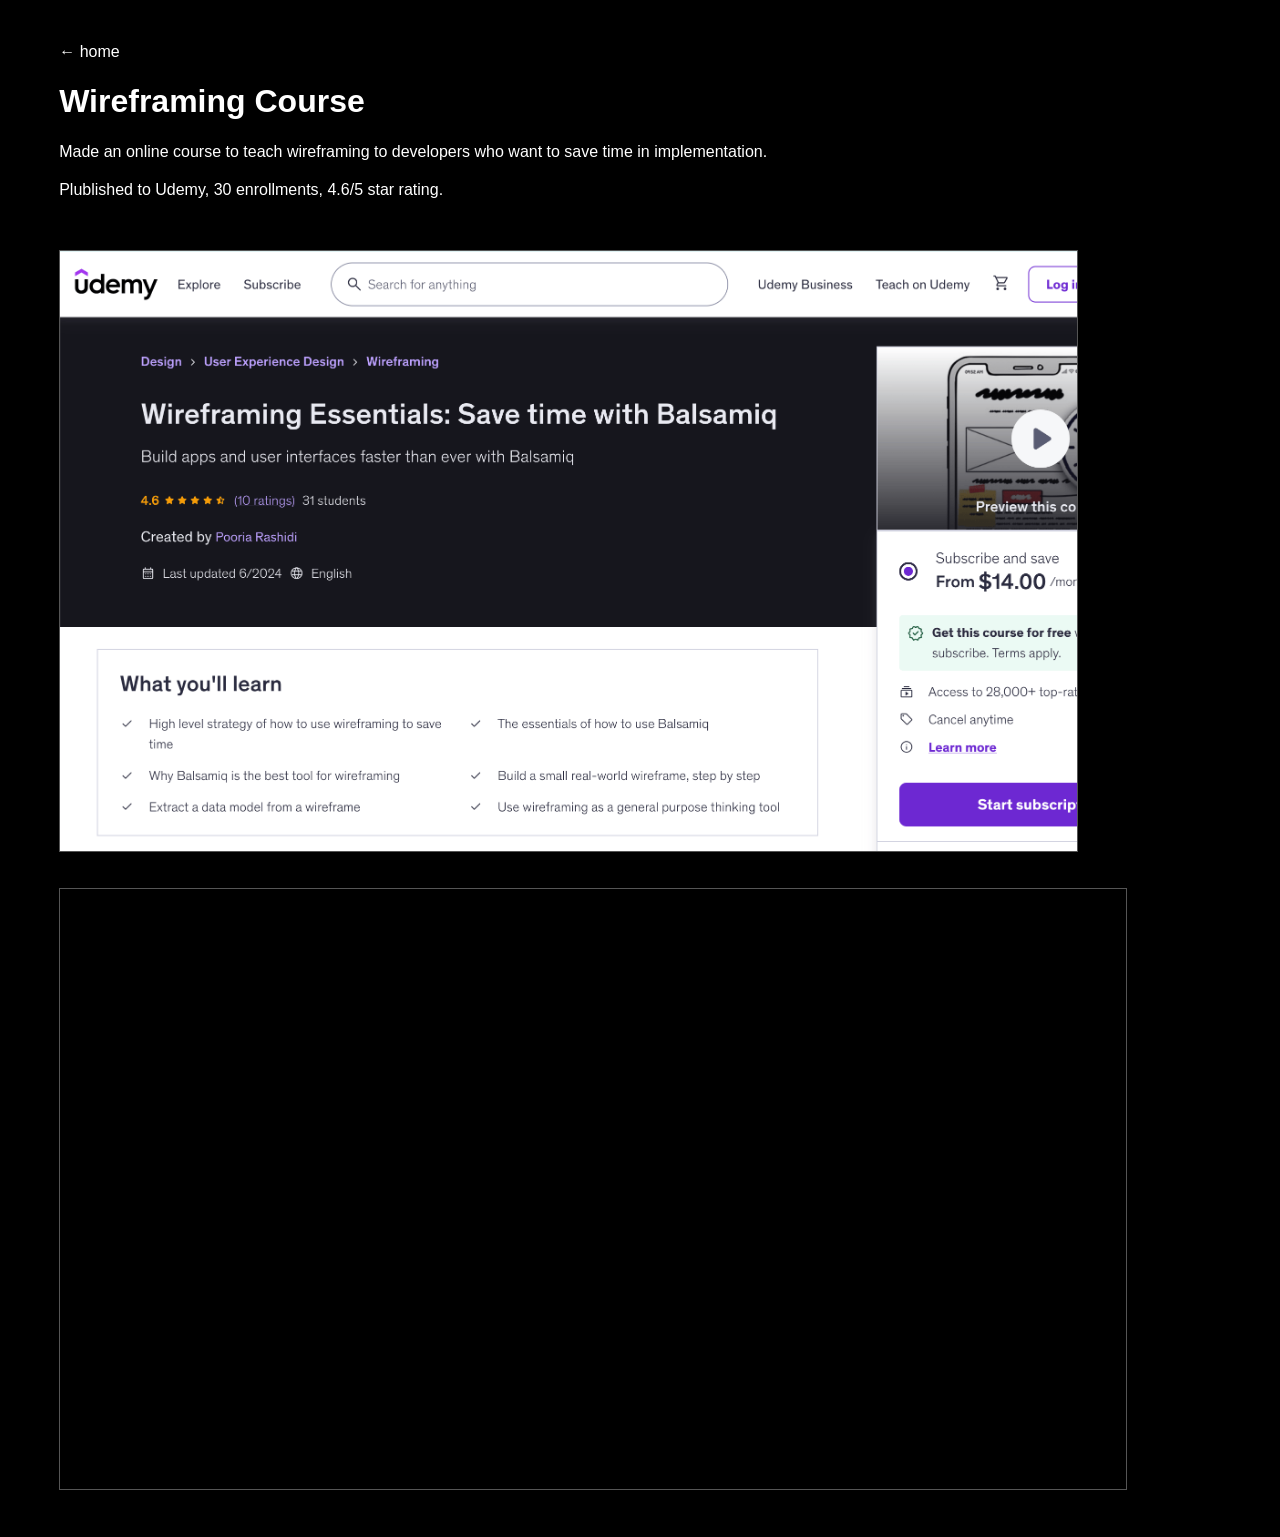
<file: wireframing_course.html>
<!DOCTYPE html>
<html lang="en">

<head>
  <meta charset="UTF-8">
  <meta name="viewport" content="width=device-width, initial-scale=1">
  <link rel="stylesheet" href="styles.css">
  <title>Wireframing Course</title>
</head>

<body>
  <a href="index.html">← home</a>
  <h1>Wireframing Course</h1>
  <p>Made an online course to teach wireframing to developers who want to save time in implementation.</p>
  <p>Plublished to Udemy, 30 enrollments, 4.6/5 star rating.</p>
  <img src="a/wireframing_course_1.png">
  <iframe width="1066" height="600" src="https://www.youtube.com/embed/8qlxkXI11AE?si=cM7xw_Be5_KUx5yD"
    title="YouTube video player" frameborder="0"
    allow="accelerometer; autoplay; clipboard-write; encrypted-media; gyroscope; picture-in-picture; web-share"
    referrerpolicy="strict-origin-when-cross-origin" allowfullscreen></iframe>
</body>

</html>
</file>
<file: styles.css>
* {
  box-sizing: box;
}

body {
  background: black;
  padding: 0.3rem 0.7rem;
  color: white;
  font-family: sans-serif;
  max-width: 100%;
}

@media (min-width: 600px) {
  body {
    padding: 2.2rem 3.2rem;
  }
}

img,
video,
iframe {
  display: inline-block;
  border: 1px solid #555;
  margin: 2rem 2rem 0rem 0rem;
  max-width: 100%;
  max-height: 600px;
}

figure {
  display: inline-block;
  position: relative;
  margin: 0;
}

figcaption {
  position: absolute;
  bottom: 0;
  background: rgba(0, 0, 0, 0.5);
  padding: 0.5rem;
  width: 100%;
  text-align: center;
}

a {
  color: white;
  text-decoration: none;
}

p a {
  font-style: italic;
  text-decoration: underline;
  text-decoration-style: dashed;
}

p,
pre {
  line-height: 1.4rem;
  font-size: 1rem;
}

.projects {
  padding: 0;
  display: flex;
  flex-wrap: wrap;
  gap: 4rem;
}

.project {
  font-size: 1.2rem;
  display: inline-block;
  text-align: center;
  line-height: 1.4rem;
}

.project img {
  display: block;
  margin: 0 auto 1rem;
  max-width: 300px;
  max-height: 200px;
}

.project span {}

.project em {
  display: block;
  color: #aaa;
  font-size: 0.9rem;
}
</file>
